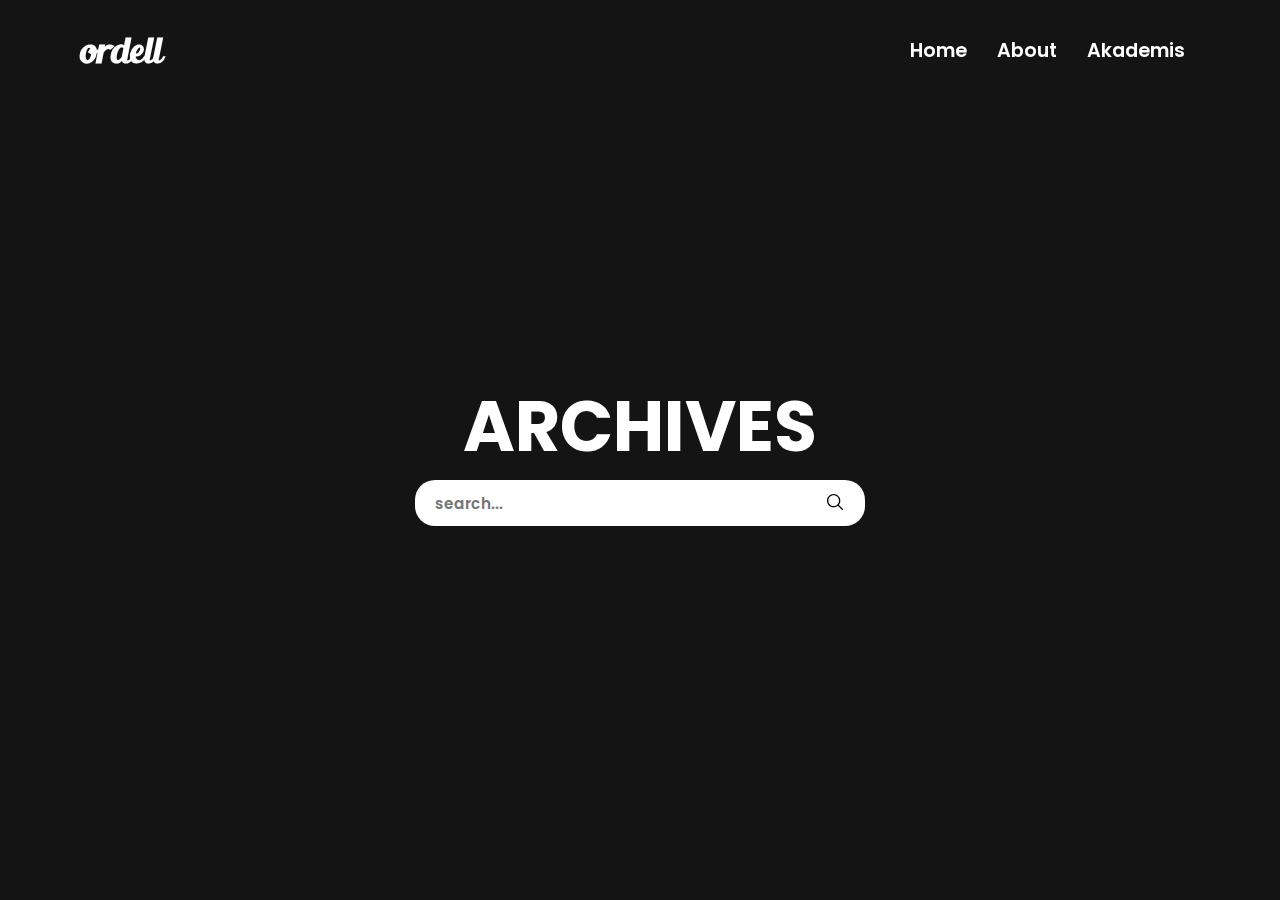
<file: index.html>
<!DOCTYPE html>
<html lang="en">
<head>
    <script src="https://ajax.googleapis.com/ajax/libs/jquery/3.6.4/jquery.min.js"></script>
    <meta charset="UTF-8">
    <meta name="viewport" content="width=device-width, initial-scale=1.0">
    <link rel="stylesheet" href="style.css">
    <link rel="stylesheet" href="body.css">
    <link href='https://fonts.googleapis.com/css?family=Leckerli One' rel='stylesheet'>
    <title>Ordell Archive</title>
</head>
<body>
    <header>
        <div class="content">
            <div class="Logo">
                <a href="#">ordell</a>
            </div>
            <ul>
                <li><a href="#">Home</a></li>
                <li><a href="#">About</a></li>
                <li><a href="#">Akademis</a></li>
            </ul>
        </div>
    </header>

    <div class="home">
        <div class="group">
            <div class="title">
                <h1>archives</h1>
            </div>
            <main class="searchContainer" id="searchContainer">
                <form autocomplete="off" method="get" class="search-bar" id="search-bar" onsubmit=get_action(this)>
                    <input type="text" name="" placeholder="search..." id="searchInput" class="search-input">  
                    <button class="searchButton"><img src="resources/image/searchButton.svg" alt="search"></button>     
                </form>
                <nav class="search-results" id="searchResults">
                    <!-- <ul class="results-list">
                        <li class="content">rom hack</li>
                        <li class="content">pokemon</li>
                        <li class="content">download</li>
                        <li class="content">ordell</li>
                        <li class="content">website</li>
                        <li class="content">how to download</li>
                    </ul> -->
                </nav>
            </main>
        </div>
    </div>

    <script src="main.js"></script>
    <script type="text/javascript">
        function get_action(form) {
            form.action = 'https://ordellarchive.site/article-model/' + String(document.getElementById("searchInput").value).toLowerCase() + ".html";
        }
    </script>
</body>
</html
</file>
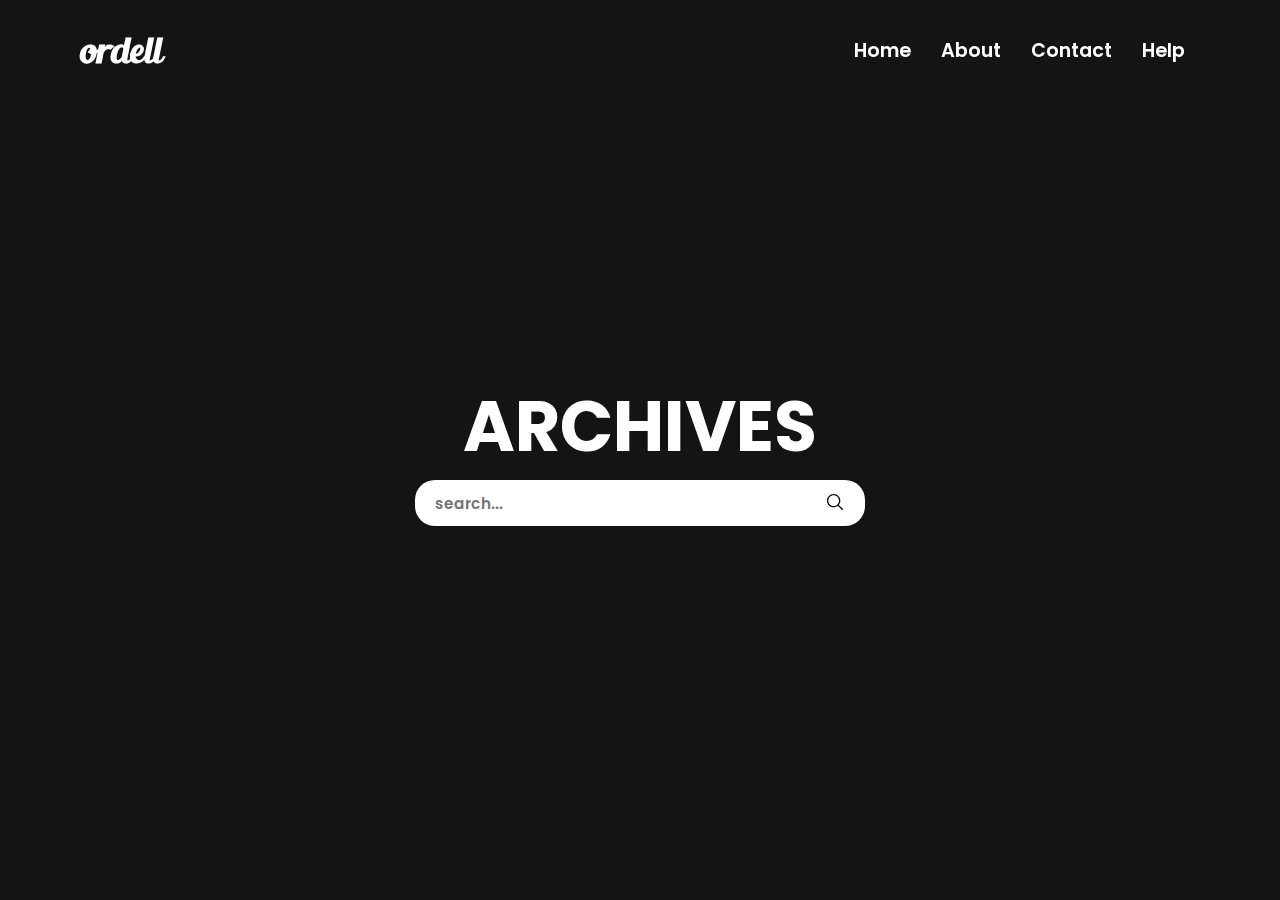
<file: main.html>
<!DOCTYPE html>
<html lang="en">
<head>
    <script src="https://ajax.googleapis.com/ajax/libs/jquery/3.6.4/jquery.min.js"></script>
    <meta charset="UTF-8">
    <meta name="viewport" content="width=device-width, initial-scale=1.0">
    <link rel="stylesheet" href="style.css">
    <link rel="stylesheet" href="body.css">
    <link href='https://fonts.googleapis.com/css?family=Leckerli One' rel='stylesheet'>
    <title>Ordell Archive</title>
</head>
<body>
    <header>
        <div class="content">
            <div class="Logo">
                <a href="#">ordell</a>
            </div>
            <ul>
                <li><a href="#">Home</a></li>
                <li><a href="#">About</a></li>
                <li><a href="#">Contact</a></li>
                <li><a href="#">Help</a></li>
            </ul>
        </div>
    </header>

    <div class="home">
        <div class="group">
            <div class="title">
                <h1>archives</h1>
            </div>
            <main class="searchContainer" id="searchContainer">
                <form autocomplete="off" method="get" class="search-bar" id="search-bar" onsubmit=get_action(this)>
                    <input type="text" name="" placeholder="search..." id="searchInput" class="search-input">  
                    <button class="searchButton"><img src="resources/image/searchButton.svg" alt="search"></button>     
                </form>
                <nav class="search-results" id="searchResults">
                    <!-- <ul class="results-list">
                        <li class="content">rom hack</li>
                        <li class="content">pokemon</li>
                        <li class="content">download</li>
                        <li class="content">ordell</li>
                        <li class="content">website</li>
                        <li class="content">how to download</li>
                    </ul> -->
                </nav>
            </main>
        </div>
    </div>

    <script src="main.js"></script>
    <script type="text/javascript">
        function get_action(form) {
            form.action = 'http://127.0.0.1:5500/Ordell%20Archive/article-model/' + document.getElementById("searchInput").value + ".html";
        }
    </script>
</body>
</html
</file>
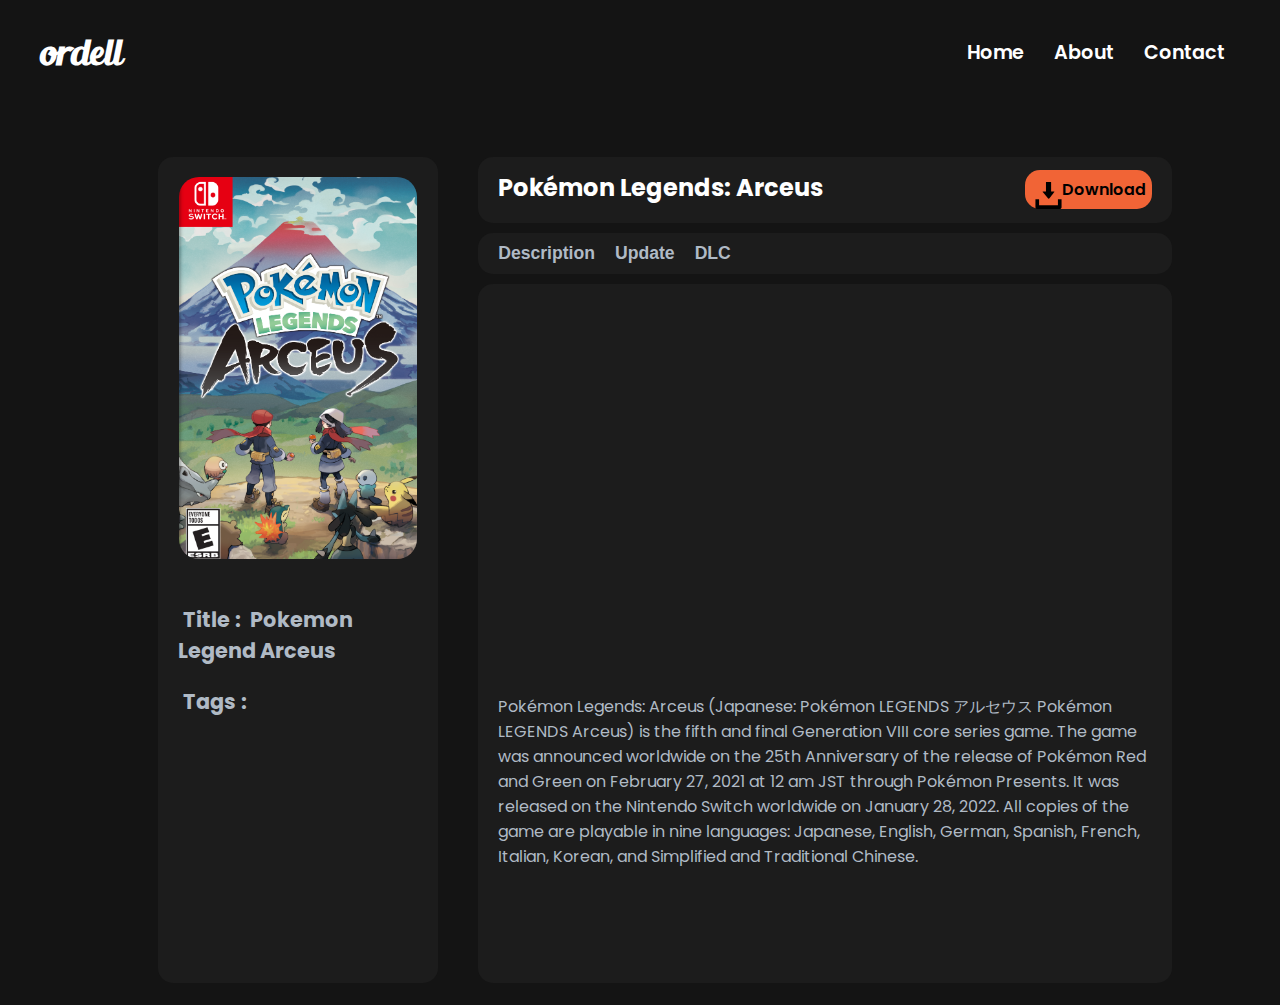
<file: article-model/pokemon legend arceus.html>
<!DOCTYPE html>
<html lang="en">
<head>
    <meta charset="UTF-8">
    <meta name="viewport" content="width=device-width, initial-scale=1.0">
    <title>Pokémon Legends: Arceus</title>
    <link rel="stylesheet" href="css/header.css">
    <link rel="stylesheet" href="css/content.css">
    <link rel="stylesheet" href="css/article.css">
</head>
<body>
    <header class="mainHeader">
        <div class="content">
            <div class="Logo">
                <a href="#">ordell</a>
            </div>
            <ul>
                <li><a href="#">Home</a></li>
                <li><a href="#">About</a></li>
                <li><a href="#">Contact</a></li>
            </ul>
        </div>
    </header>
    
    <article>
            <!-- <div class="banner">
                <img src="" alt="">
            </div> -->
        <main>
            <div class="content">
                <div class="box box1">
                    <div class="imageFrame">
                        <img src="../resources/image/boxart/Legends_Arceus_EN_boxart.png" alt="legend arceus">
                    </div>
                    <section class="group">
                        <div class="group-type Title"><span>Title<span>:</span><span>Pokemon Legend Arceus</span></div>
                        <div class="group-type Tags"><span>Tags<span>:</span></span></div>
                    </section>
                </div>
                <div class="box article">
                    <header class="heading">
                        <div class="container"> 
                            <h1>Pokémon Legends: Arceus</h1>
                            <button>
                                <img src="../resources/image/downloadLogo.svg" alt="">
                                <span>Download</span>
                            </button>
                        </div>
                    </header>
                    <nav class="tabs">
                        <div class="tabsNavigation">
                            <ul>
                                <li class="desc"><button>Description</button></li>
                                <li class="afterDesc"><button>Update</button></li>
                                <li class="afterDesc"><button>DLC</button></li>
                            </ul>
                        </div>
                    </nav>
                    <section id="Description">
                        <div class="carousel-container">
                            <div class="carousel">
                                <div class="image"><iframe src="https://www.youtube.com/embed/SbIA8FKhwl0" frameborder="0"></iframe></div>
                                <!-- <div class="image image-1"><img src="../resources/image/dcb496d7cf954c7eb51ab2e5d0c27918fb7f055e50f4e902135bd4a70a44b491.avif" alt=""></div> -->
                            </div>
                        </div>
                        <p>Pokémon Legends: Arceus (Japanese: Pokémon LEGENDS アルセウス Pokémon LEGENDS Arceus) is the fifth and final Generation VIII core series game.                            The game was announced worldwide on the 25th Anniversary of the release of Pokémon Red and Green on February 27, 2021 at 12 am JST through Pokémon Presents. It was released on the Nintendo Switch worldwide on January 28, 2022. All copies of the game are playable in nine languages: Japanese, English, German, Spanish, French, Italian, Korean, and Simplified and Traditional Chinese.</p>
                   </section>
                </div>
            </div>
        </main>
    </article>
</body>
</html>
</file>
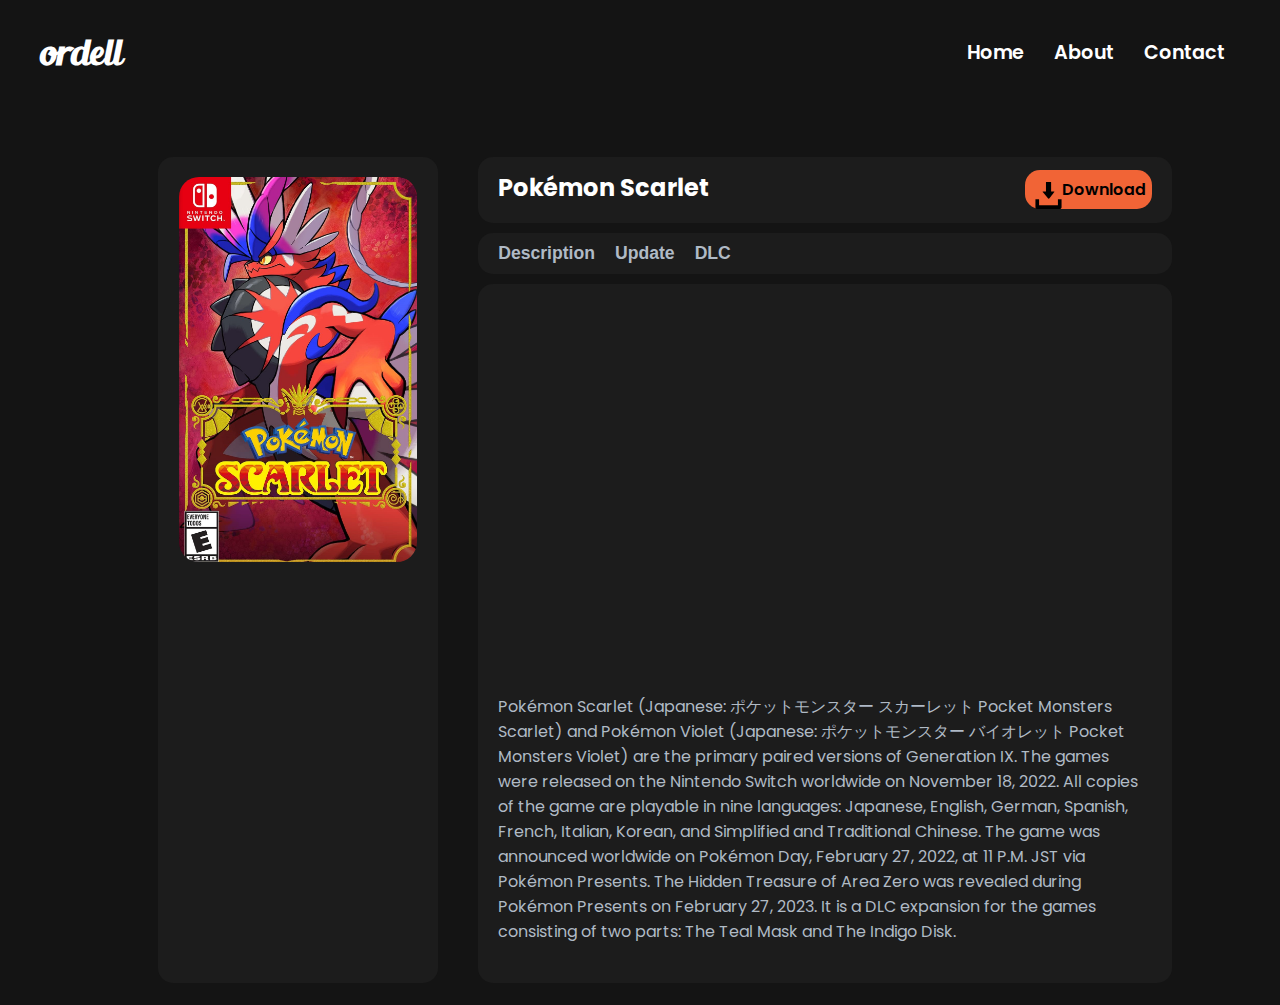
<file: article-model/pokemon scarlet.html>
<!DOCTYPE html>
<html lang="en">
<head>
    <meta charset="UTF-8">
    <meta name="viewport" content="width=device-width, initial-scale=1.0">
    <title>Pokémon Scarlet</title>
    <link rel="stylesheet" href="css/header.css">
    <link rel="stylesheet" href="css/content.css">
    <link rel="stylesheet" href="css/article.css">
</head>
<body>
    <header class="mainHeader">
        <div class="content">
            <div class="Logo">
                <a href="#">ordell</a>
            </div>
            <ul>
                <li><a href="#">Home</a></li>
                <li><a href="#">About</a></li>
                <li><a href="#">Contact</a></li>
            </ul>
        </div>
    </header>
    
    <article>
            <!-- <div class="banner">
                <img src="" alt="">
            </div> -->
        <main>
            <div class="content">
                <div class="box box1">
                    <div class="imageFrame">
                        <img src="../resources/image/boxart/pokemon-scarlet.jpg" alt="legend arceus">
                    </div>
                    <!-- <section class="group">
                        <div class="group-type Category"><span>Developer</span></div>
                        <div class="group-type"><span>Publisher</span></div>
                        <div class="group-type"><span>Platform</span></div>
                        <div class="group-type"><span>Mode</span></div>
                    </section> -->
                </div>
                <div class="box article">
                    <header class="heading">
                        <div class="container"> 
                            <h1>Pokémon Scarlet</h1>
                            <button>
                                <img src="../resources/image/downloadLogo.svg" alt="">
                                <span>Download</span>
                            </button>
                        </div>
                    </header>
                    <nav class="tabs">
                        <div class="tabsNavigation">
                            <ul>
                                <li class="desc"><button>Description</button></li>
                                <li class="afterDesc"><button>Update</button></li>
                                <li class="afterDesc"><button>DLC</button></li>
                            </ul>
                        </div>
                    </nav>
                    <section id="Description">
                        <div class="carousel-container">
                            <div class="carousel">
                                <div class="image"><iframe src="https://www.youtube.com/embed/1OsAunHsY48" frameborder="0"></iframe></div>
                                <!-- <div class="image image-1"><img src="../resources/image/dcb496d7cf954c7eb51ab2e5d0c27918fb7f055e50f4e902135bd4a70a44b491.avif" alt=""></div> -->
                            </div>
                        </div>
                        <p>Pokémon Scarlet (Japanese: ポケットモンスター スカーレット Pocket Monsters Scarlet) and Pokémon Violet (Japanese: ポケットモンスター バイオレット Pocket Monsters Violet) are the primary paired versions of Generation IX. The games were released on the Nintendo Switch worldwide on November 18, 2022. All copies of the game are playable in nine languages: Japanese, English, German, Spanish, French, Italian, Korean, and Simplified and Traditional Chinese.

                            The game was announced worldwide on Pokémon Day, February 27, 2022, at 11 P.M. JST via Pokémon Presents.
                            
                            The Hidden Treasure of Area Zero was revealed during Pokémon Presents on February 27, 2023. It is a DLC expansion for the games consisting of two parts: The Teal Mask and The Indigo Disk.</p>
                   </section>
                </div>
            </div>
        </main>
    </article>
</body>
</html>
</file>
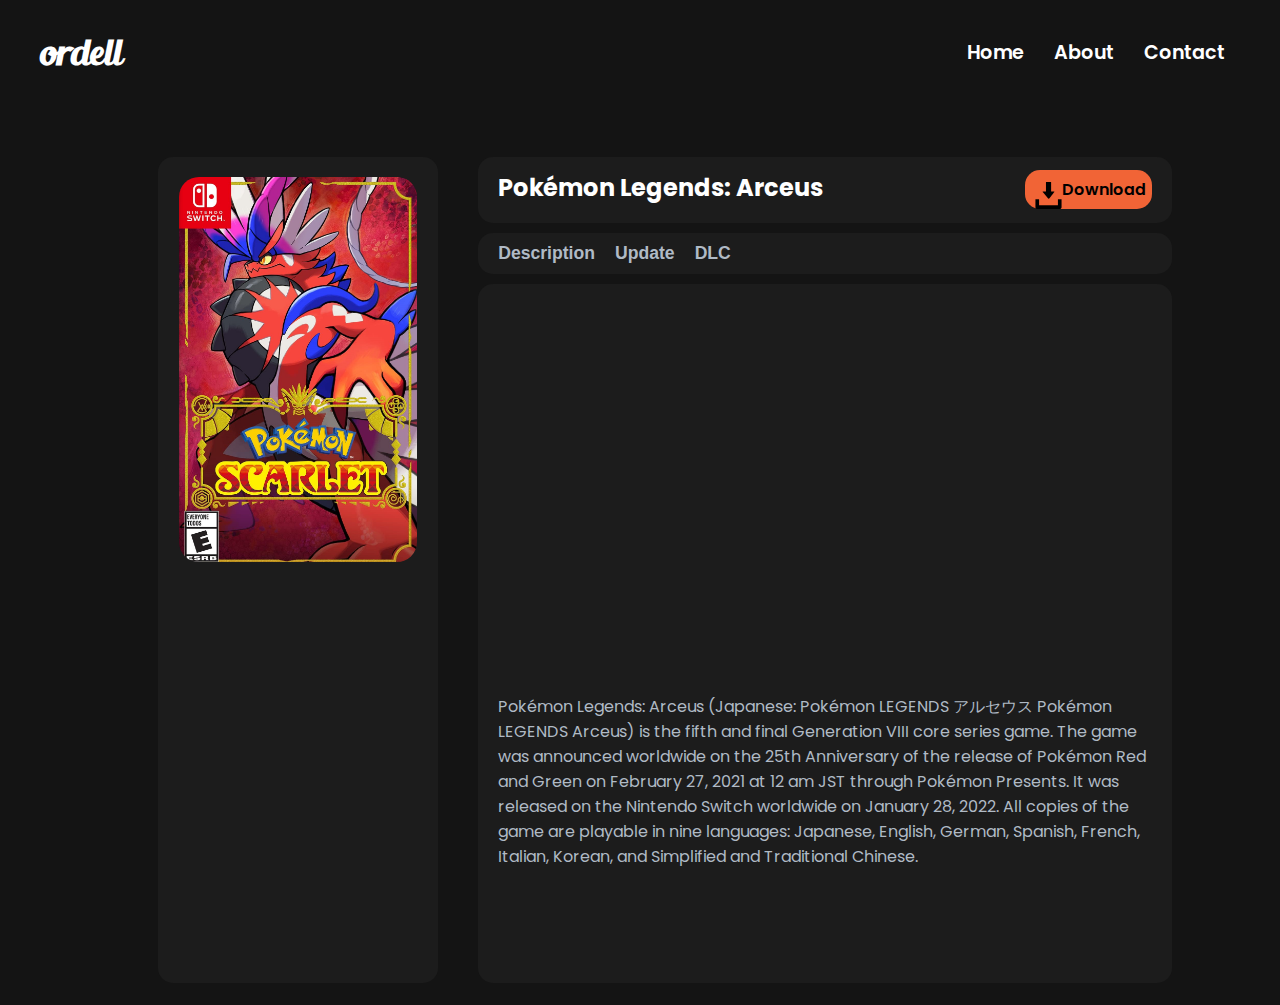
<file: article-model/pokemon violet.html>
<!DOCTYPE html>
<html lang="en">
<head>
    <meta charset="UTF-8">
    <meta name="viewport" content="width=device-width, initial-scale=1.0">
    <title>Pokémon Legends: Arceus</title>
    <link rel="stylesheet" href="css/header.css">
    <link rel="stylesheet" href="css/content.css">
    <link rel="stylesheet" href="css/article.css">
</head>
<body>
    <header class="mainHeader">
        <div class="content">
            <div class="Logo">
                <a href="#">ordell</a>
            </div>
            <ul>
                <li><a href="#">Home</a></li>
                <li><a href="#">About</a></li>
                <li><a href="#">Contact</a></li>
            </ul>
        </div>
    </header>
    
    <article>
            <!-- <div class="banner">
                <img src="" alt="">
            </div> -->
        <main>
            <div class="content">
                <div class="box box1">
                    <div class="imageFrame">
                        <img src="../resources/image/boxart/pokemon-scarlet.jpg" alt="legend arceus">
                    </div>
                    <!-- <section class="group">
                        <div class="group-type Category"><span>Developer</span></div>
                        <div class="group-type"><span>Publisher</span></div>
                        <div class="group-type"><span>Platform</span></div>
                        <div class="group-type"><span>Mode</span></div>
                    </section> -->
                </div>
                <div class="box article">
                    <header class="heading">
                        <div class="container"> 
                            <h1>Pokémon Legends: Arceus</h1>
                            <button>
                                <img src="../resources/image/downloadLogo.svg" alt="">
                                <span>Download</span>
                            </button>
                        </div>
                    </header>
                    <nav class="tabs">
                        <div class="tabsNavigation">
                            <ul>
                                <li class="desc"><button>Description</button></li>
                                <li class="afterDesc"><button>Update</button></li>
                                <li class="afterDesc"><button>DLC</button></li>
                            </ul>
                        </div>
                    </nav>
                    <section id="Description">
                        <div class="carousel-container">
                            <div class="carousel">
                                <div class="image"><iframe src="https://www.youtube.com/embed/SbIA8FKhwl0" frameborder="0"></iframe></div>
                                <!-- <div class="image image-1"><img src="../resources/image/dcb496d7cf954c7eb51ab2e5d0c27918fb7f055e50f4e902135bd4a70a44b491.avif" alt=""></div> -->
                            </div>
                        </div>
                        <p>Pokémon Legends: Arceus (Japanese: Pokémon LEGENDS アルセウス Pokémon LEGENDS Arceus) is the fifth and final Generation VIII core series game.                            The game was announced worldwide on the 25th Anniversary of the release of Pokémon Red and Green on February 27, 2021 at 12 am JST through Pokémon Presents. It was released on the Nintendo Switch worldwide on January 28, 2022. All copies of the game are playable in nine languages: Japanese, English, German, Spanish, French, Italian, Korean, and Simplified and Traditional Chinese.</p>
                   </section>
                </div>
            </div>
        </main>
    </article>
</body>
</html>
</file>
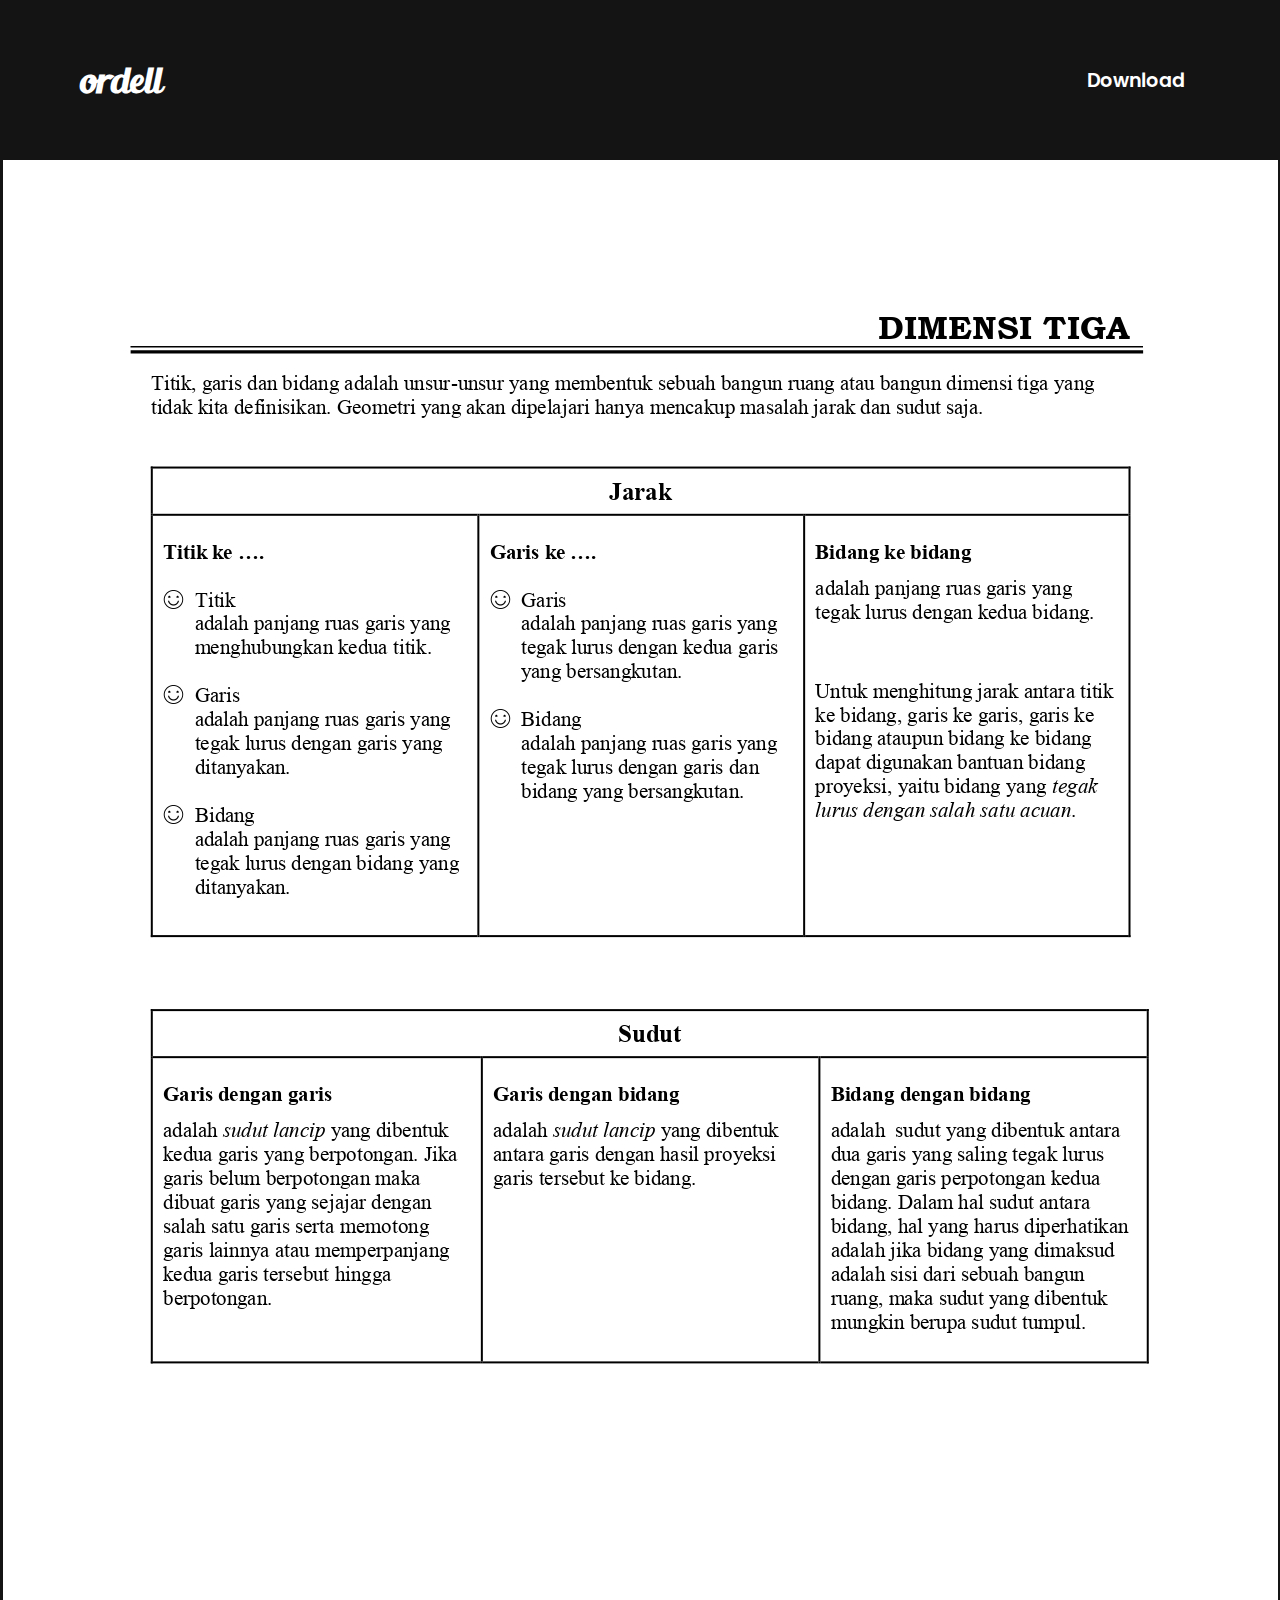
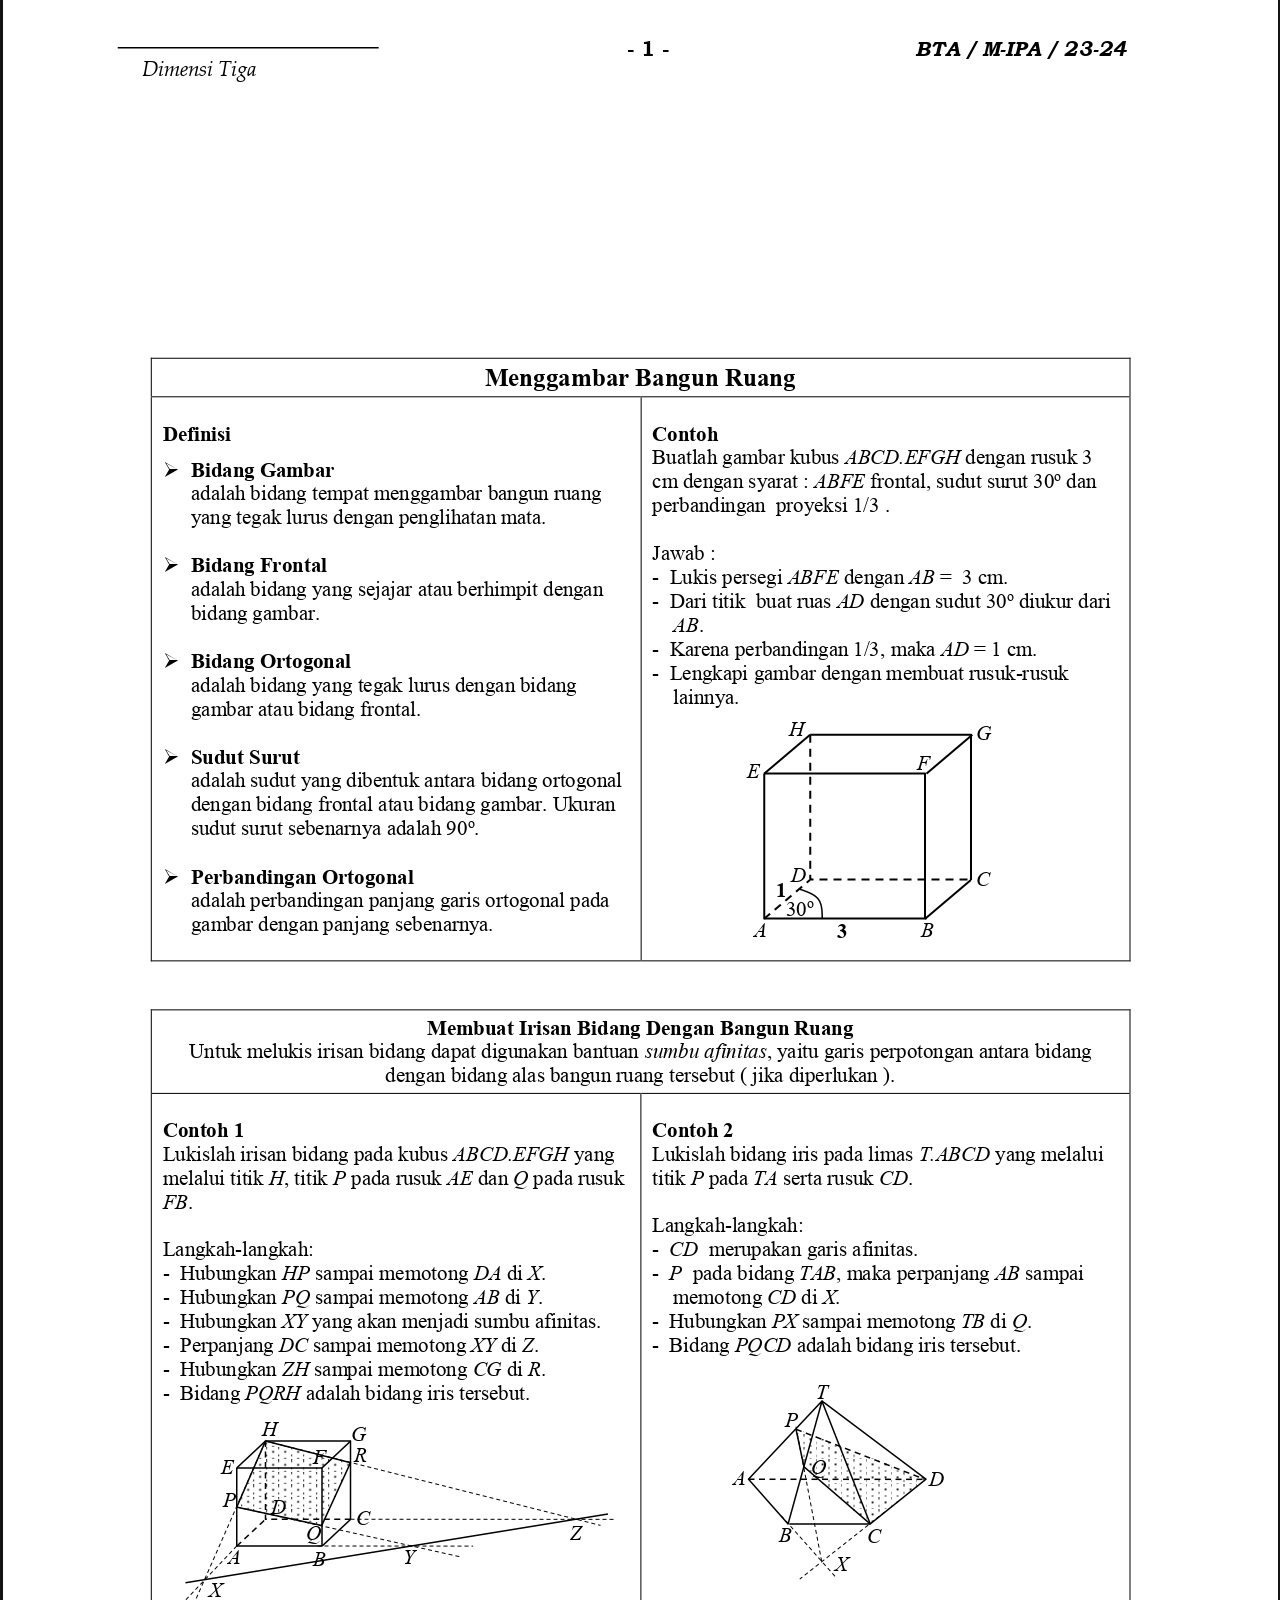
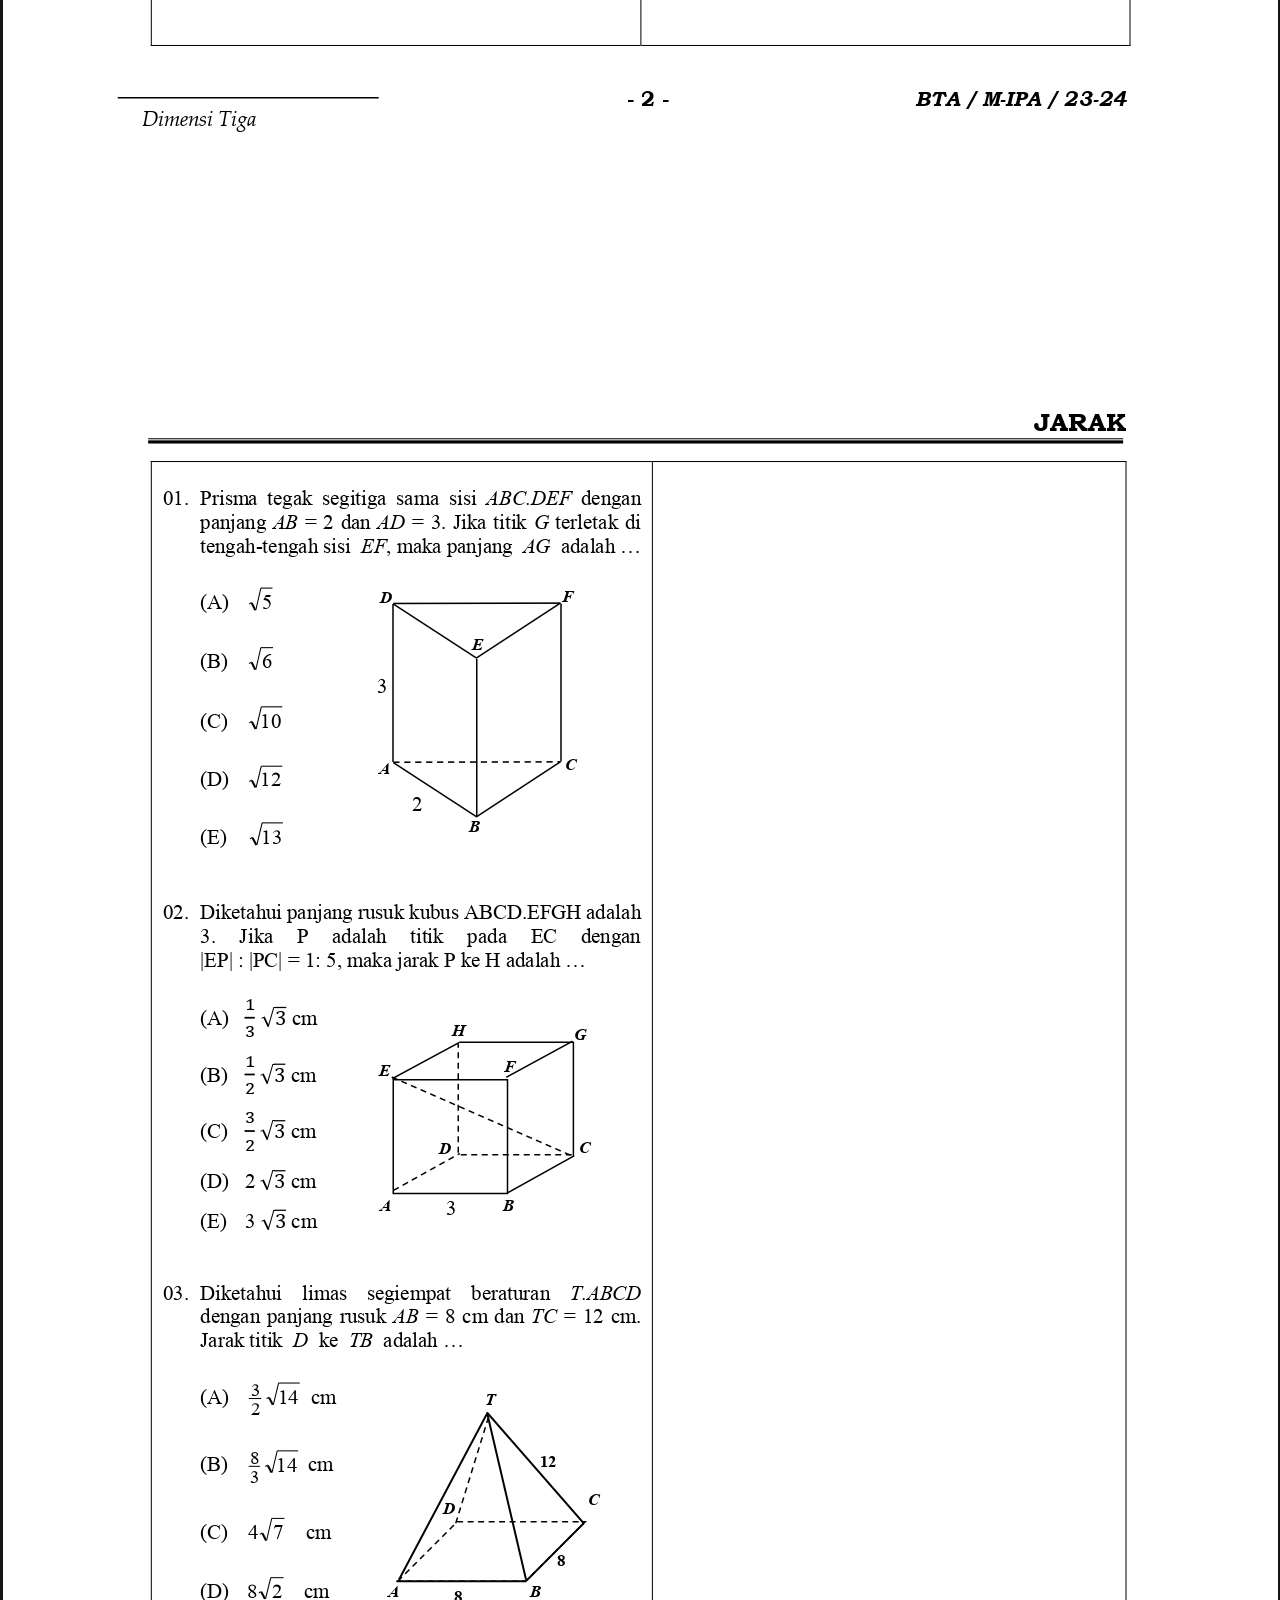
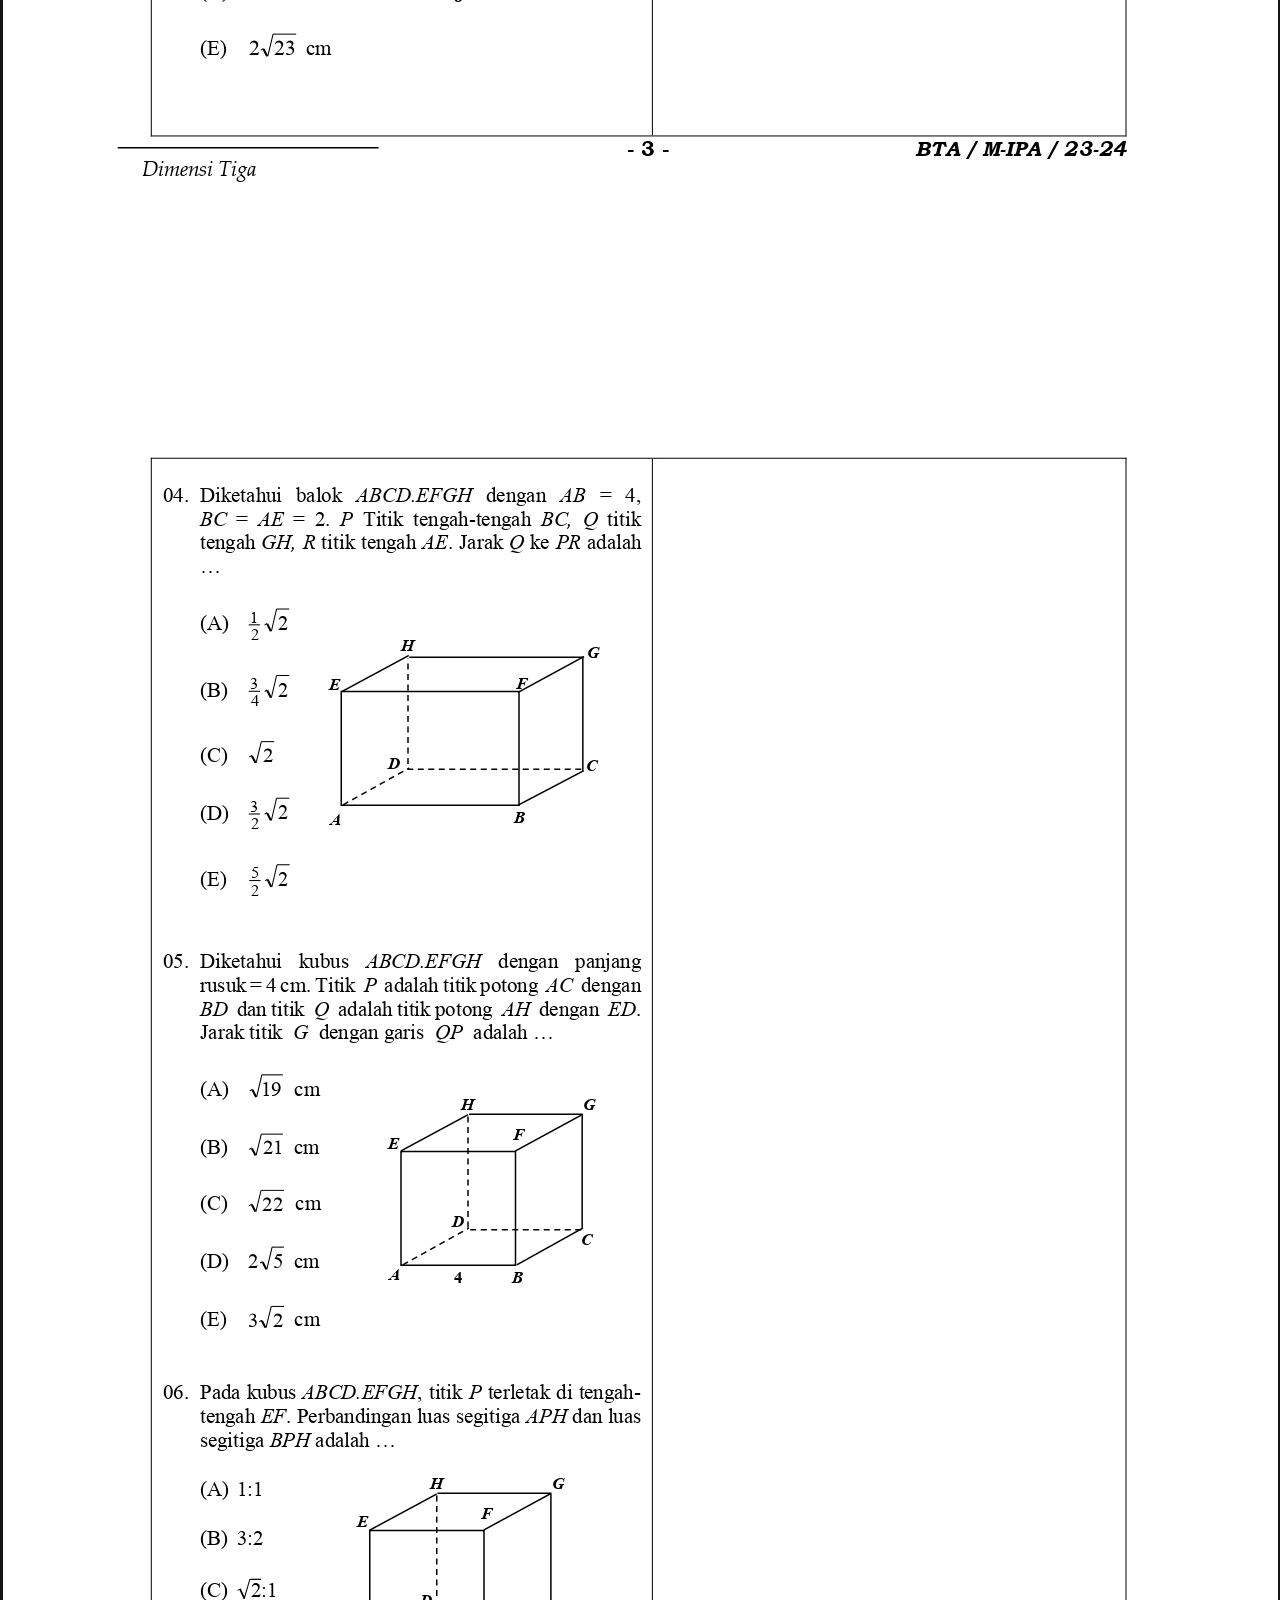
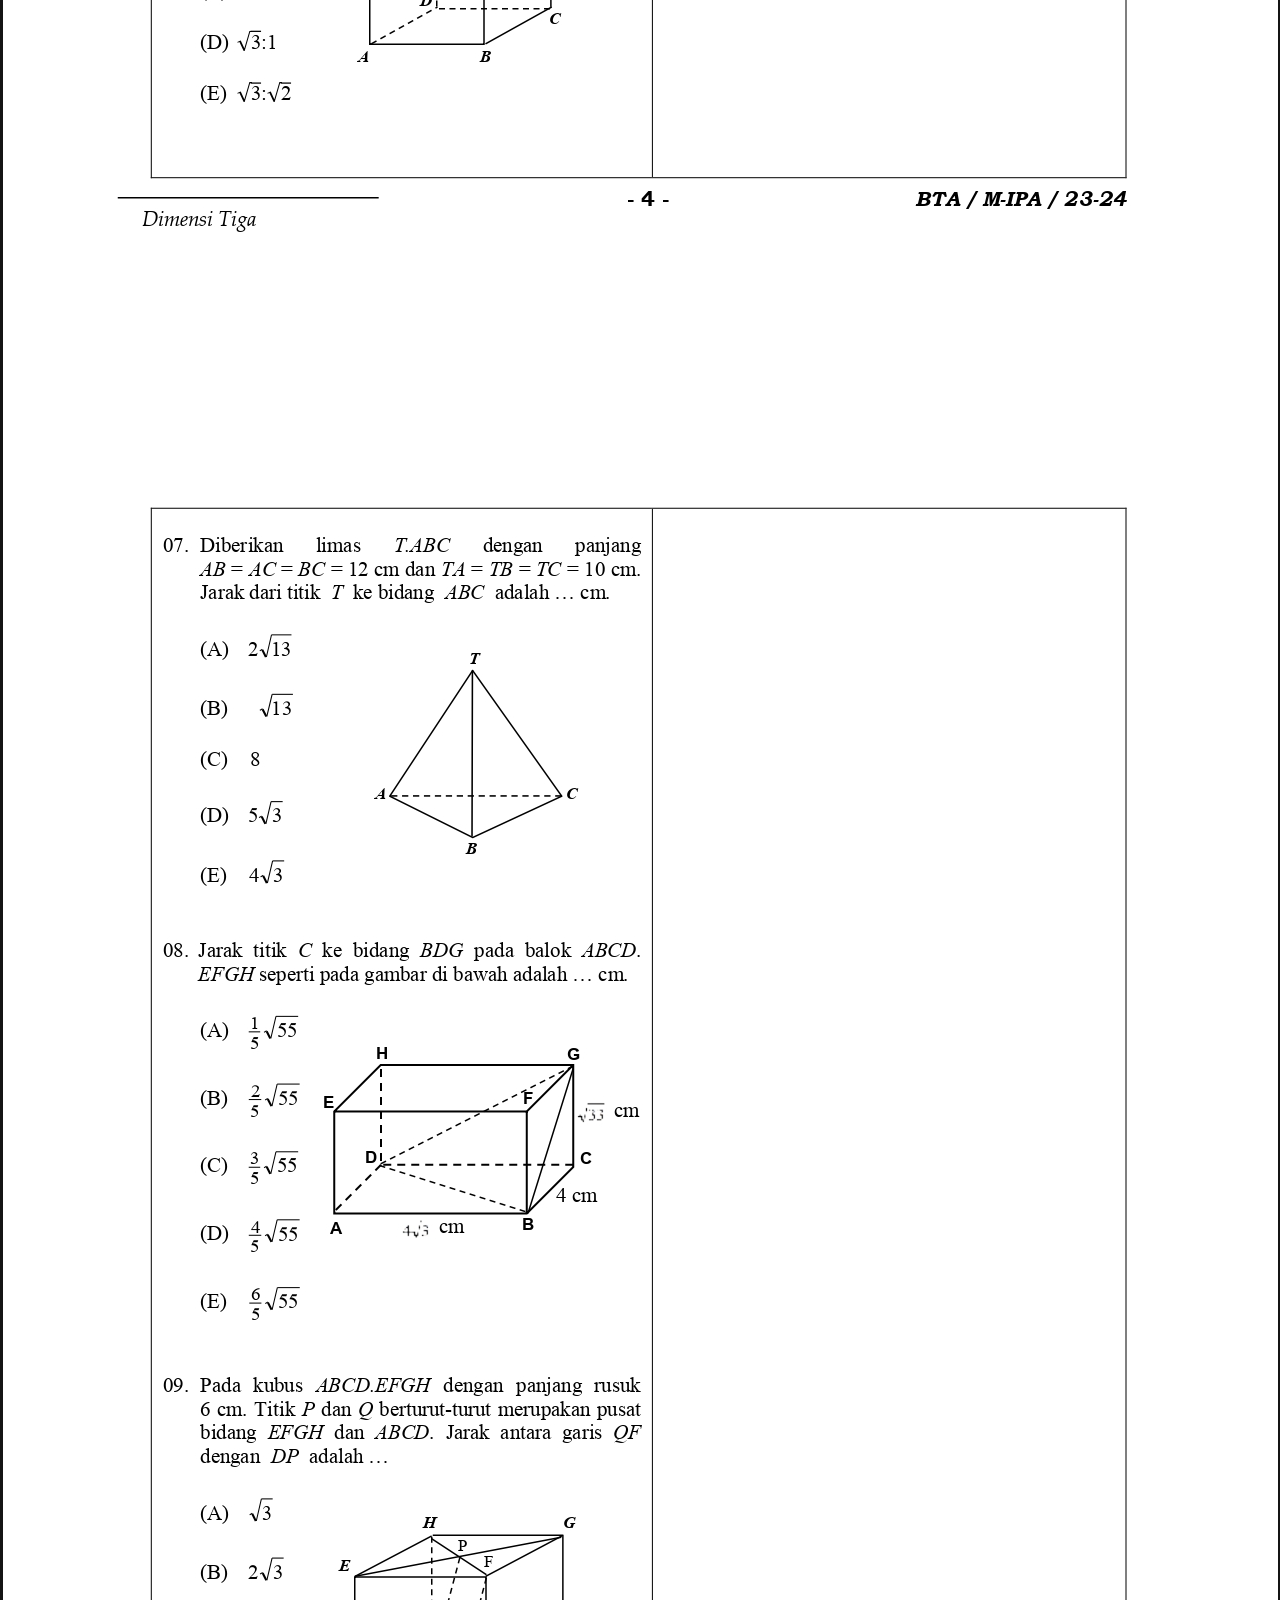
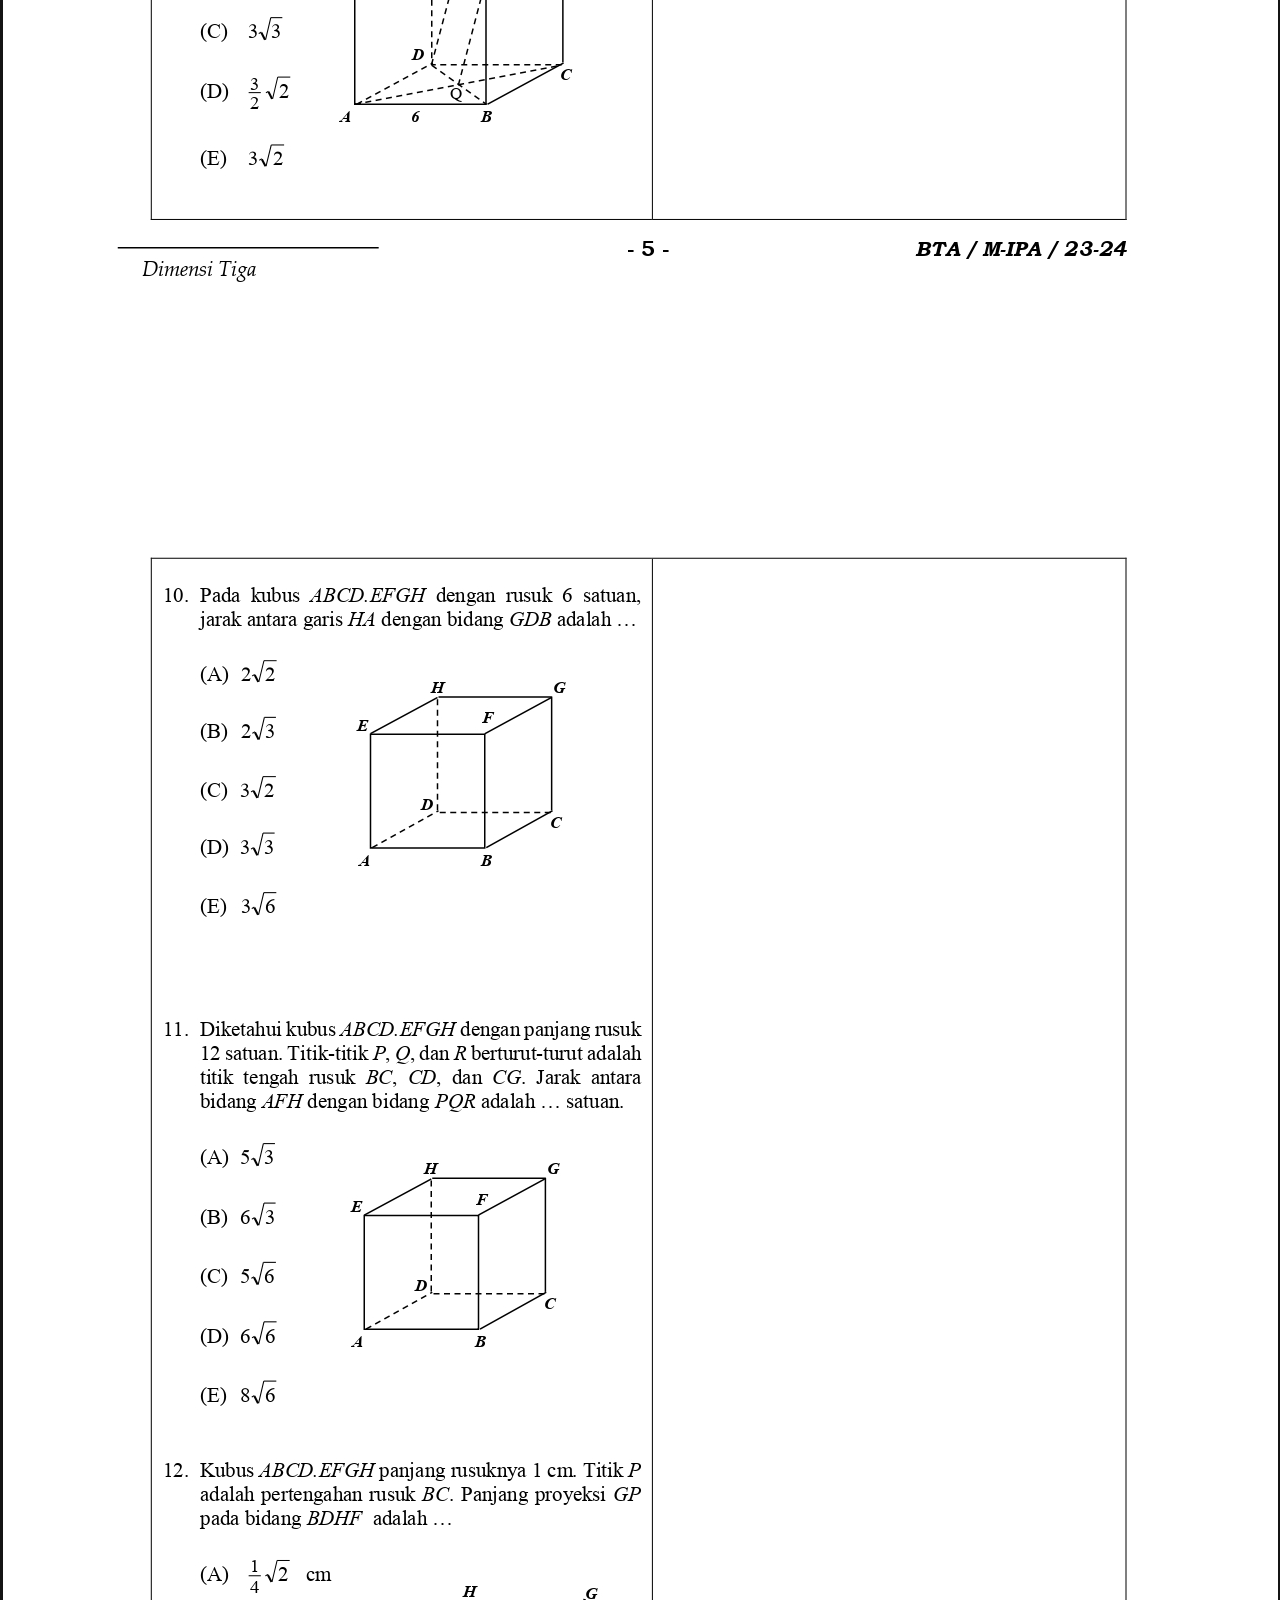
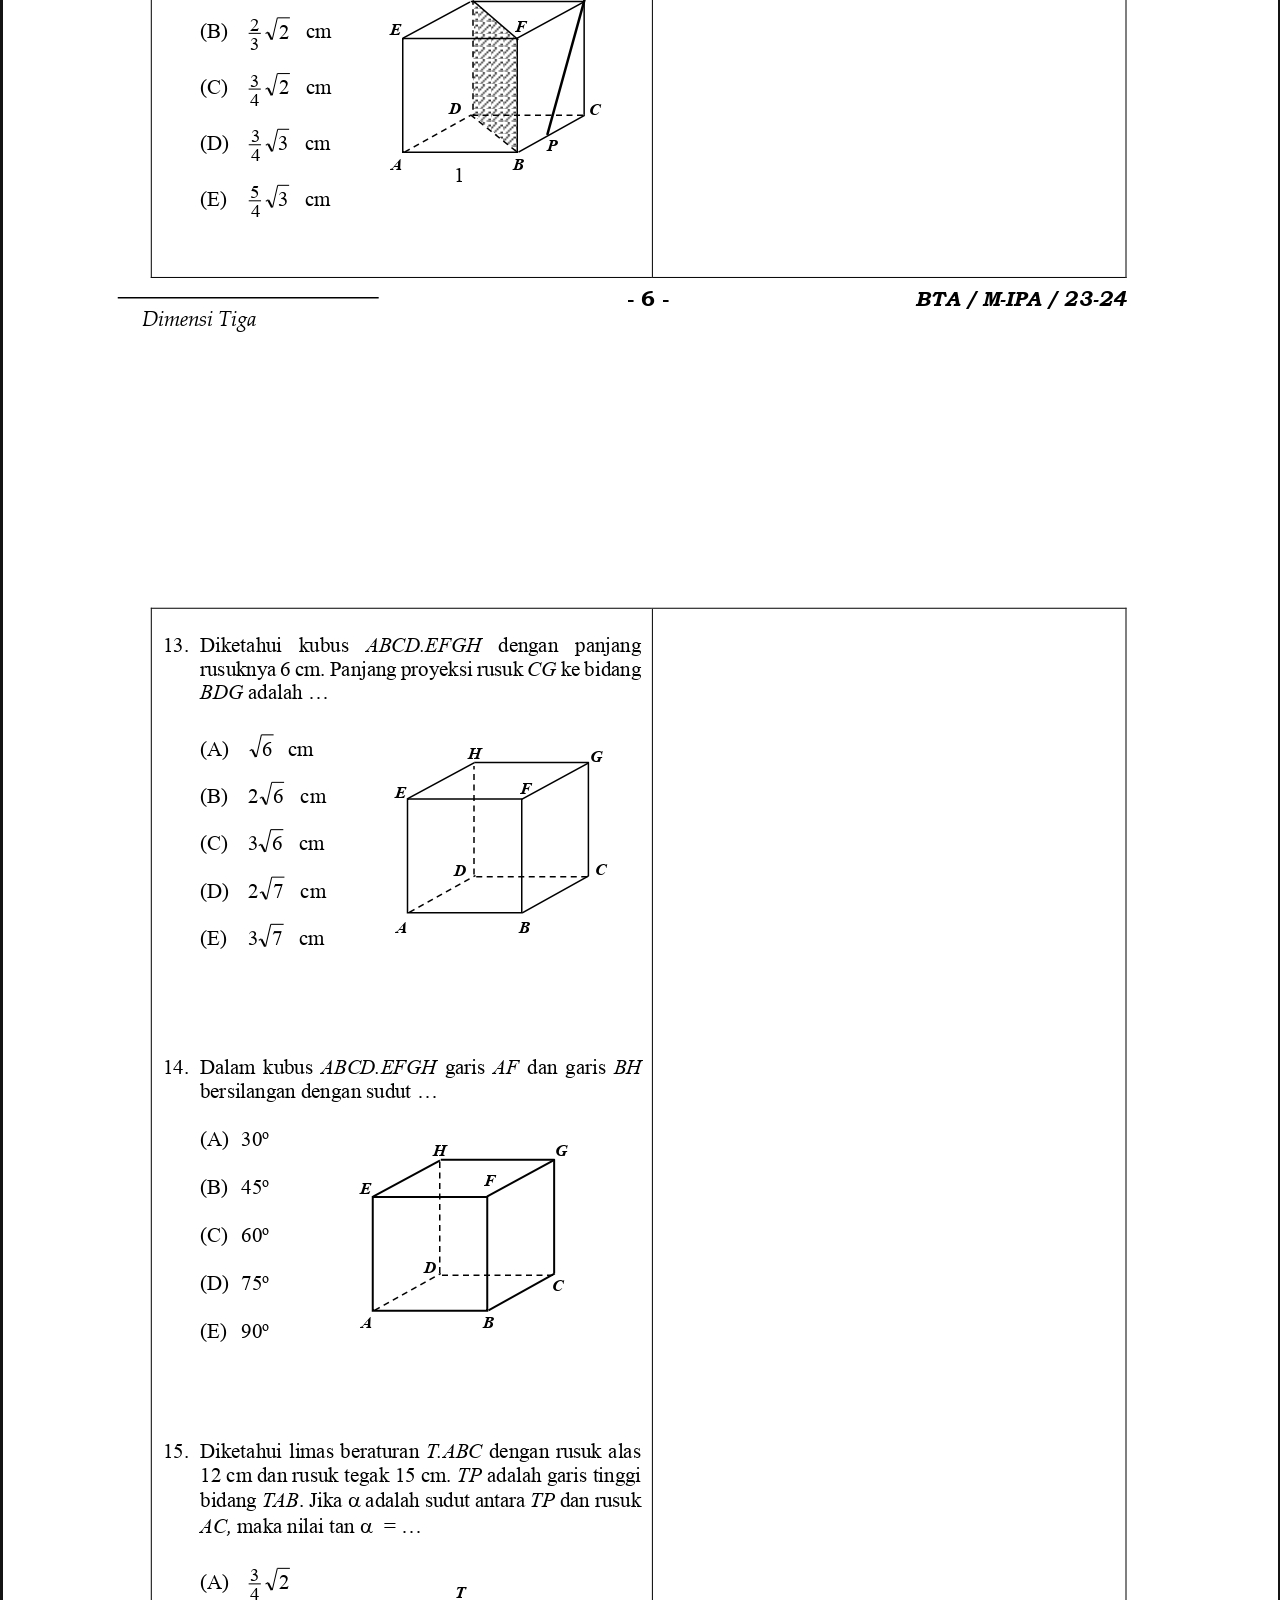
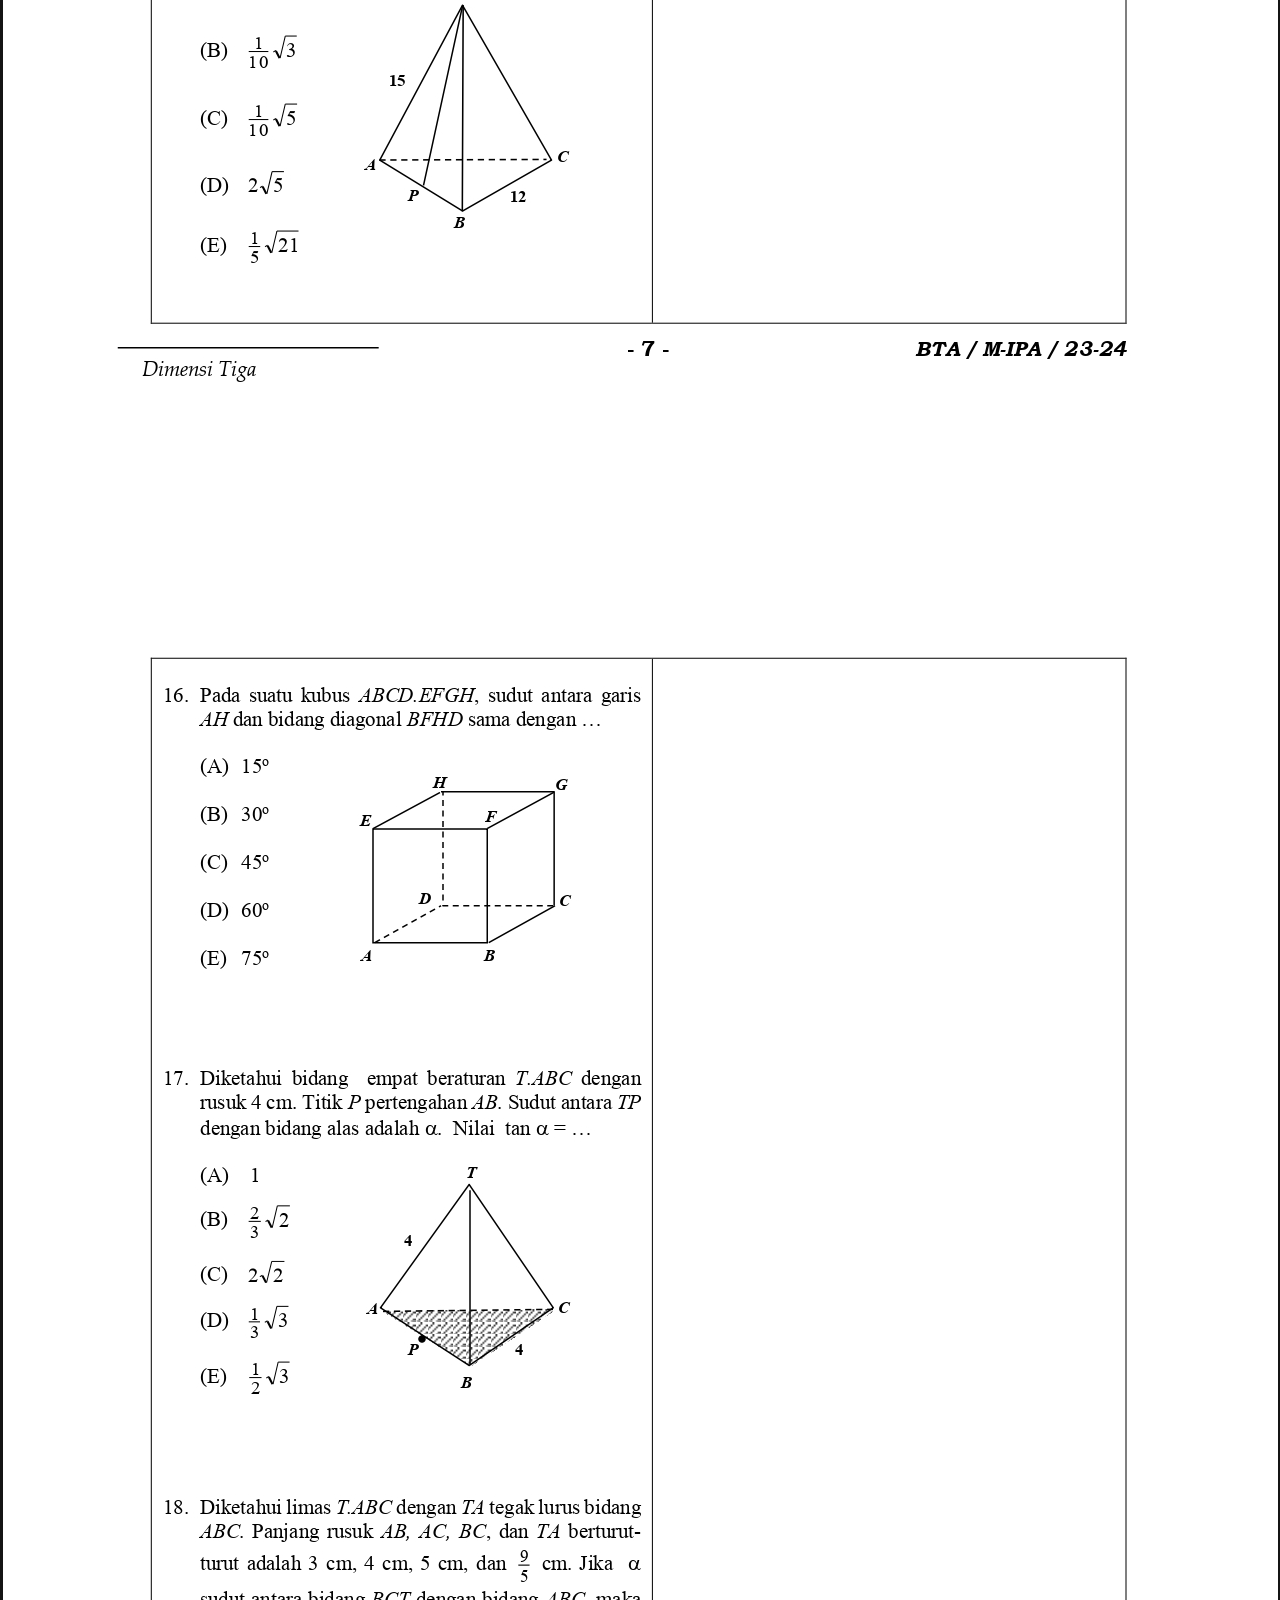
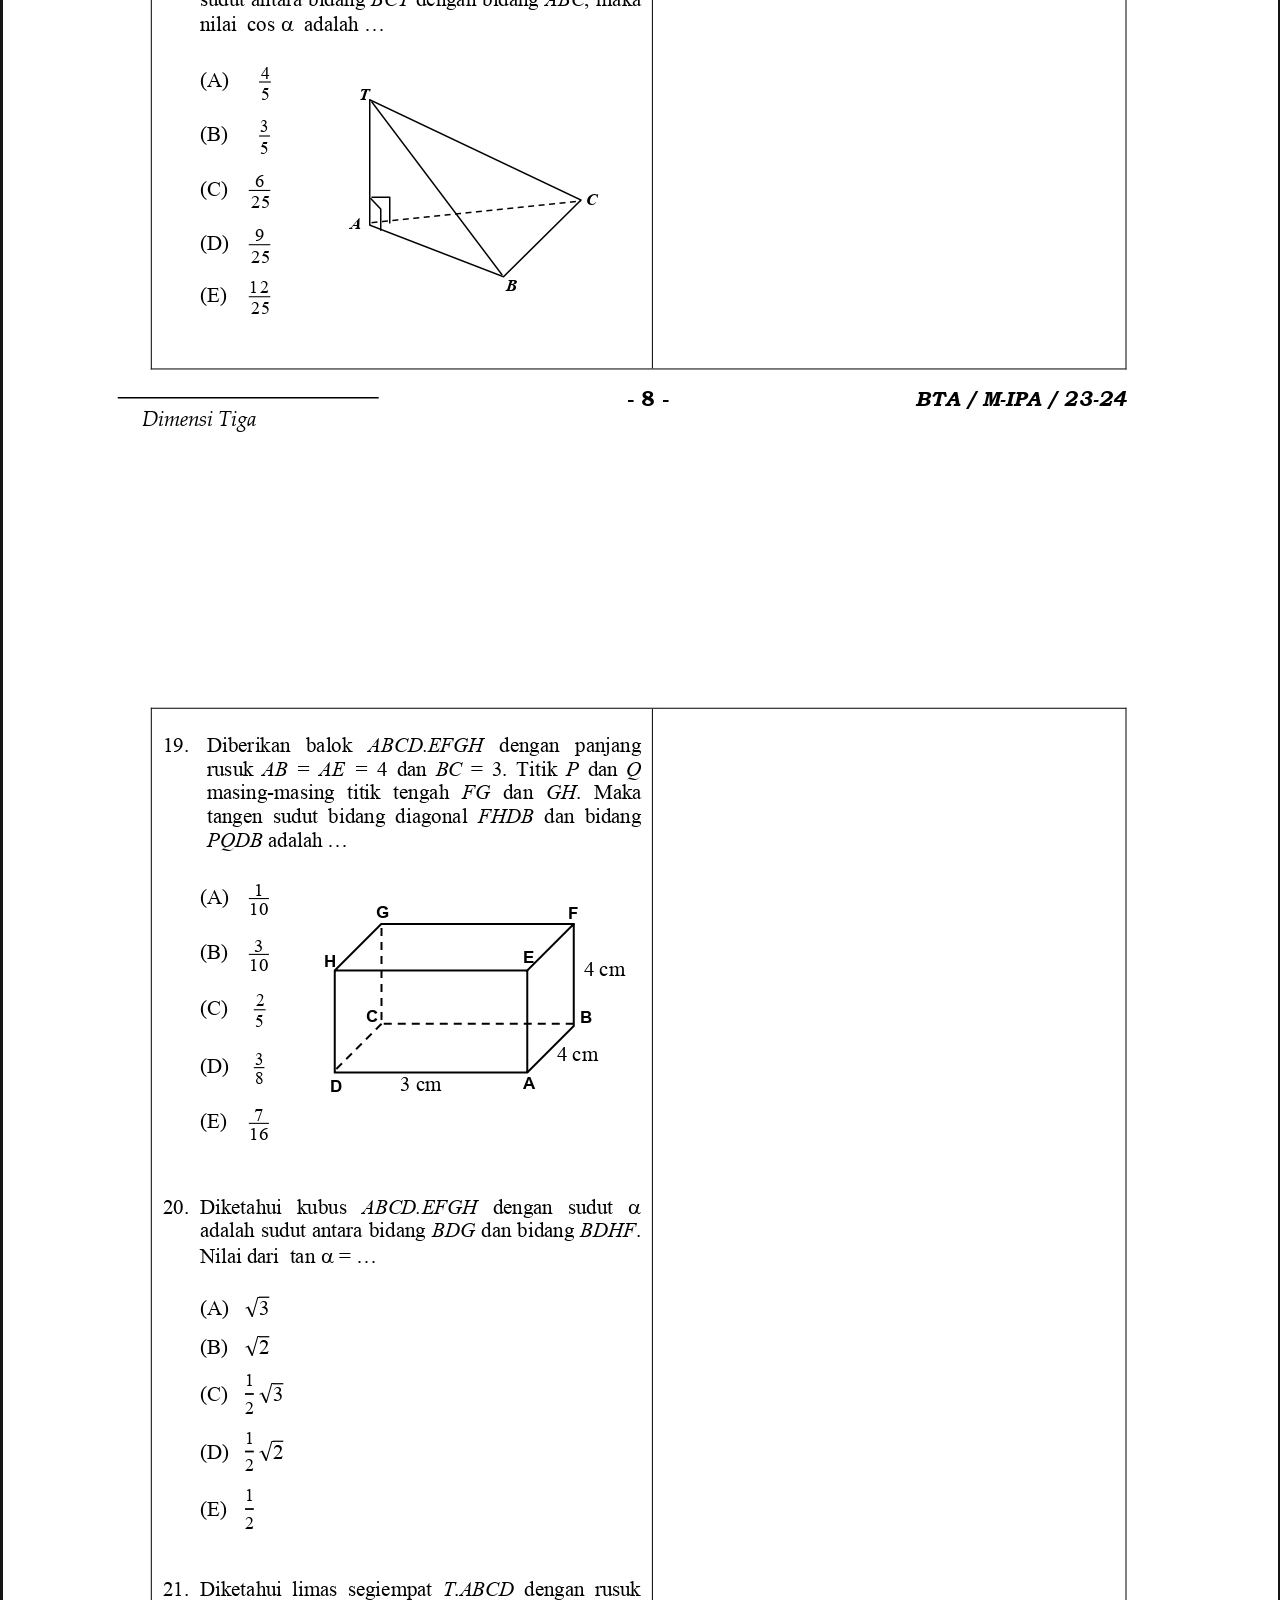
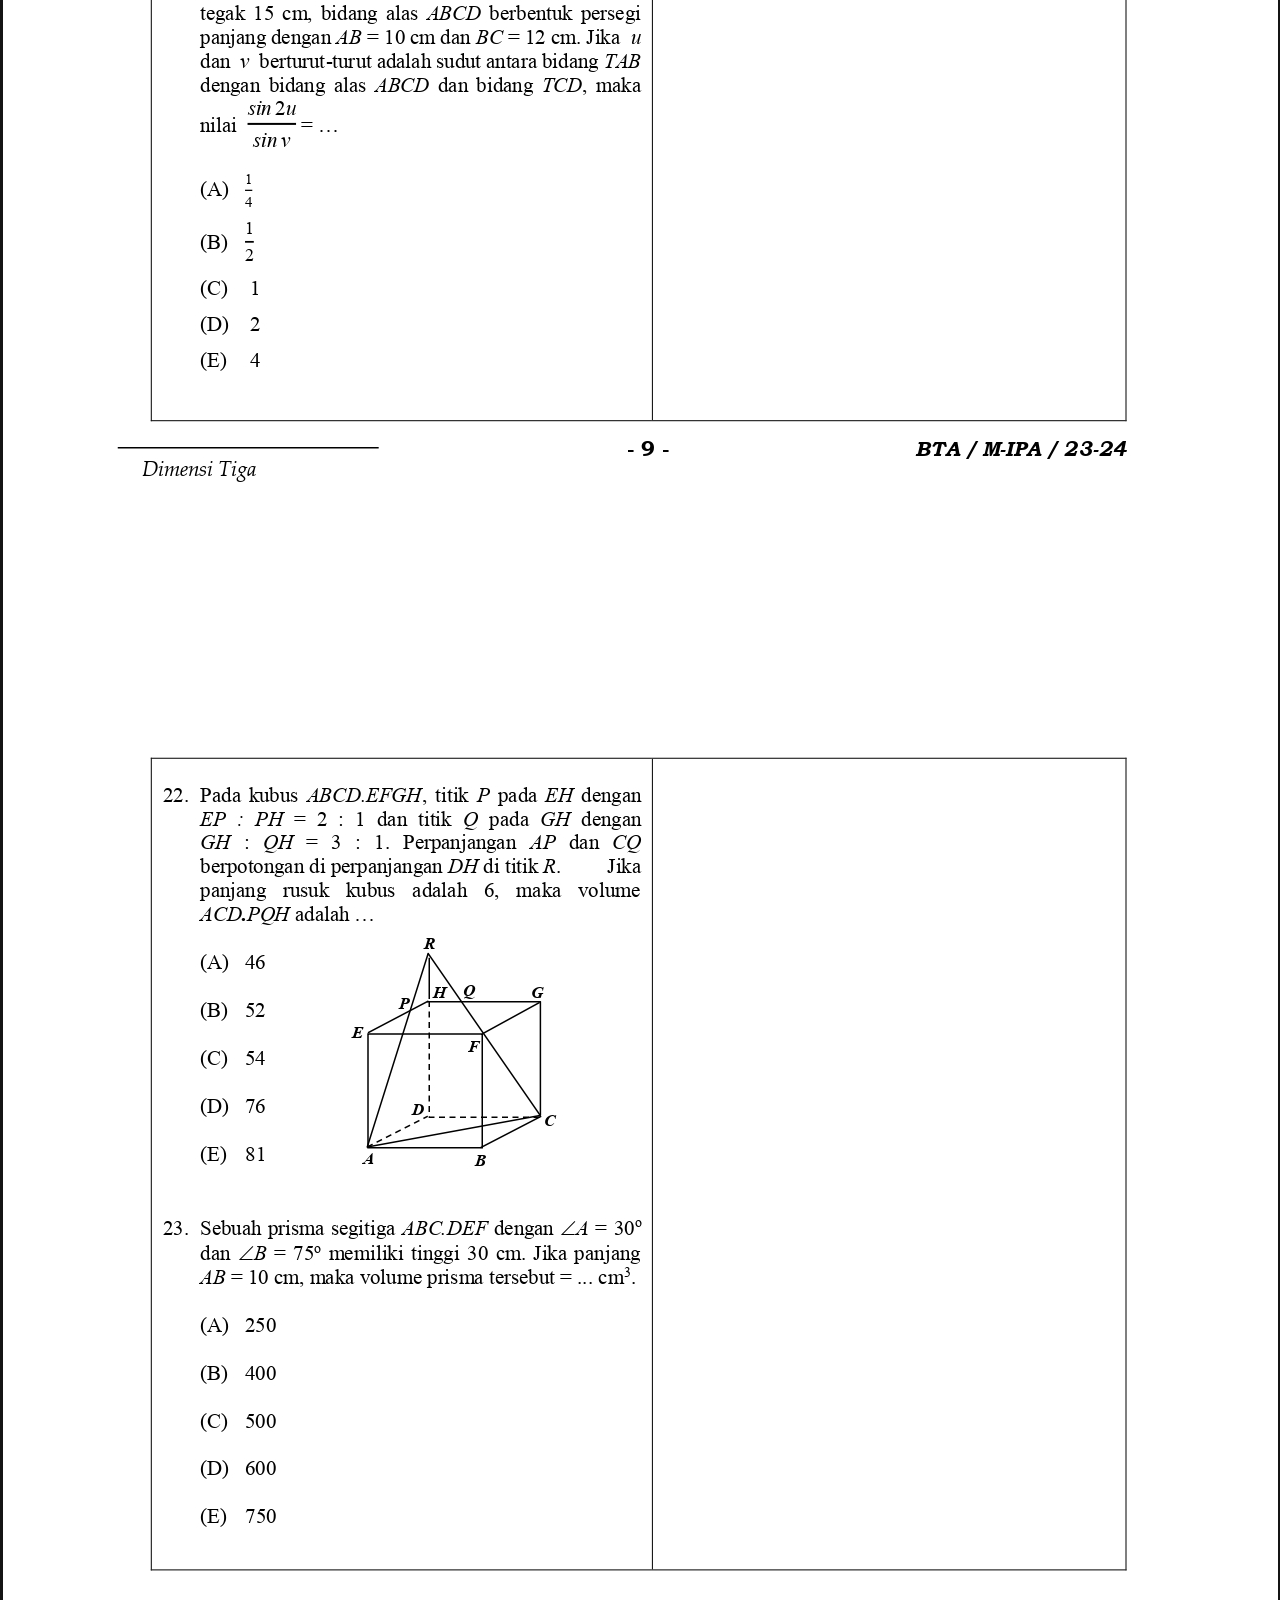
<file: article-model/soal bta pk & pm bab 1.html>
<!DOCTYPE html>
<html lang="en">
<head>
    <meta charset="UTF-8">
    <meta name="viewport" content="width=device-width, initial-scale=1.0">
    <title>Document</title>
    <link rel="stylesheet" href="css soal/templatesoal.css">
</head>
<body> 
    <header>
        <div class="content">
            <div class="Logo">
                <a href="#">ordell</a>
            </div>
            <ul>
                <li><a href="#">Download</a></li>
            </ul>
        </div>
    </header>
    
    <main id="container">
        <div class="placeholder">
            <div class="imagePlaceholder">
                <img src="../resources/image/image soal/SOAL BTA PK & PM BAB 1/BAB 1 MAT IPA- DIMENSI TIGA_page-0001.jpg" alt="Soal BTA PK & PM bab 1">
                <img src="../resources/image/image soal/SOAL BTA PK & PM BAB 1/BAB 1 MAT IPA- DIMENSI TIGA_page-0002.jpg" alt="Soal BTA PK & PM bab 1">
                <img src="../resources/image/image soal/SOAL BTA PK & PM BAB 1/BAB 1 MAT IPA- DIMENSI TIGA_page-0003.jpg" alt="Soal BTA PK & PM bab 1">
                <img src="../resources/image/image soal/SOAL BTA PK & PM BAB 1/BAB 1 MAT IPA- DIMENSI TIGA_page-0004.jpg" alt="Soal BTA PK & PM bab 1">
                <img src="../resources/image/image soal/SOAL BTA PK & PM BAB 1/BAB 1 MAT IPA- DIMENSI TIGA_page-0005.jpg" alt="Soal BTA PK & PM bab 1">
                <img src="../resources/image/image soal/SOAL BTA PK & PM BAB 1/BAB 1 MAT IPA- DIMENSI TIGA_page-0006.jpg" alt="Soal BTA PK & PM bab 1">
                <img src="../resources/image/image soal/SOAL BTA PK & PM BAB 1/BAB 1 MAT IPA- DIMENSI TIGA_page-0007.jpg" alt="Soal BTA PK & PM bab 1">
                <img src="../resources/image/image soal/SOAL BTA PK & PM BAB 1/BAB 1 MAT IPA- DIMENSI TIGA_page-0008.jpg" alt="Soal BTA PK & PM bab 1">
                <img src="../resources/image/image soal/SOAL BTA PK & PM BAB 1/BAB 1 MAT IPA- DIMENSI TIGA_page-0009.jpg" alt="Soal BTA PK & PM bab 1">
                <img src="../resources/image/image soal/SOAL BTA PK & PM BAB 1/BAB 1 MAT IPA- DIMENSI TIGA_page-0010.jpg" alt="Soal BTA PK & PM bab 1">
            </div>
        </div>
    </main>
   
    <script src="../javascript/headerToggle.js"></script>
</body>
</html>
</file>
<file: style.css>
@import url('https://fonts.googleapis.com/css?family=Poppins:300,400,500,600,700,800,900%display=swap');
*{
    margin: 0px;
    padding: 0px;
}
@font-face {
    font-family: "logo-font";
    src: url(resources/font/Blenda\ Script.otf);
}
body{
    font-family: "logo-font";
    background-color: #141414;
}
header{
    display: inline-block;
    color: white;
    background-color: transparent   ;
    width: 100%;
    position: fixed;
}
header .content{
    padding: 30px;
    padding-inline: clamp(1rem, 7.5vw, 5rem);
    height: 100px;
    display: flex;
    justify-content: space-between;
    align-items: center;
}
header .content a {
    text-decoration: none;
    color: white;
}
header .content  ul
{
    list-style: none;
    display: flex;
}
header .content ul li
{
    margin-inline: 15px;
}
header .content ul li a
{
    font-family: 'Poppins';
    font-size: 1.2em;
    font-weight: 600;
    transition: 0.5s
    ;
}
header .content ul li a:hover
{
    transition: 0.5s;
    text-shadow: 0 0 8px white;
}
header .content .Logo
{
    font-size: 2.2em;
    font-weight: 700;
    transition: 0.5s;
}
header .content .Logo:hover
{
    transition: 0.5s;
    text-shadow: 0 0 6px white;
}
</file>
<file: body.css>
@import url('https://fonts.googleapis.com/css?family=Poppins:300,400,500,600,700,800,900%display=swap');
*{
    margin: 0px;
    padding: 0px;
    box-sizing: border-box;
}
@font-face {
    font-family: "logo-font";
    src: url(resources/font/Blenda\ Script.otf);
}
.home
{
    min-height: 100vh;
    display: flex;
    align-items: center;
    justify-content: center;
}
.group{
    display: flex;
    align-items: center;
    flex-direction: column;
    color: white;
    width: clamp(40px, 87%, 470px);
}
.title
{
    font-size: clamp(1rem, 7.5vw, 2.2rem);
}
.title h1
{
    transition: 1s;
    font-family: "Poppins";
    font-weight: 700;
    text-transform: uppercase;
}
.title h1:hover
{
    transition: 1s;
    text-shadow: 0 0 8px white;
    cursor: pointer;
}

/* SEARCH BAR */
.searchContainer
{
    font-family: 'Poppins';
    font-weight: 700;
    width: 100%;
    max-width: 450px;
    background-color: white;
    display: flex;
    align-items: center;
    flex-direction: column;
    /* padding: 5px 15px; */
    border-radius: 20px;
    margin-inline: 10px;
    transition: 0.8s;
    /* margin-top: 5px; */
}
.searchContainer:focus-within {
    font-family: 'Poppins';
    font-weight: 700;
    width: 100%;
    max-width: 550px;
    background-color: white;
    display: flex;
    align-items: center;
    flex-direction: column;
    border-radius: 20px;
    margin-inline: 10px;
    height: 100%;
    transition: 0.8s;
    /* margin-top: 5px ; */
}
.search-bar
{
    display: flex;
    justify-content: space-around;
    align-items: center;
    height: 35px;
    width: 100%;
    /* padding-inline: 20px; */
    padding: 23px 20px 23px 20px;
}
.search-bar input
{
    width: 400px;
    transition: 0.8s;
}
.search-bar input:focus
{
    transition: 0.8s;
    width: 500px;
}
.search-bar button
{
    border: none;
}
#searchInput
{
    font-family: "Poppins";
    font-size: 0.95em;
    font-weight: 600;
    border: none;
    background-color: white;

}
#searchInput:focus
{
    outline: none;
}
.search-bar .searchButton
{
    border: none;
    background-color: transparent;
    /* background-color: red; */

}
.search-bar .searchButton:hover
{
    cursor: pointer;
}

/* SEARCH RESULT */
.search-results
{
    display: flex;
    flex-direction: column;
    justify-content: space-around;
    width: 100%;
    color: black;
    font-weight: 600;
    /* margin-inline: 10px; */
}
.search-results ul
{
    border-top: 1px solid black;
    list-style: none;
    position: relative;
}
.search-results ul li
{   
    padding: 7px 20px 7px 20px;
    float: left;
    width: 100%;
}
.search-results ul li:hover
{
    border-bottom-left-radius: 20px;
    border-bottom-right-radius: 20px;
    background-color: #cccccc;
    cursor: pointer;
}
</file>
<file: article-model/css/header.css>
@import url('https://fonts.googleapis.com/css?family=Poppins:300,400,500,600,700,800,900%display=swap');
*{
    margin: 0px;
    padding: 0px;
}
@font-face {
    font-family: "logo-font";
    src: url(../../resources/font/Blenda\ Script.otf);
}
body{
    font-family: "logo-font";
    background-color: #141414;
}
.mainHeader{
    display: inline-block;
    color: white;
    background-color: transparent   ;
    width: 100%;
    background-color: #141414;
}
.mainHeader .content{
    padding-inline: 40px;
    padding-top: 30px;
    padding-bottom: 30px;
    display: flex;
    justify-content: space-between;
    align-items: center;
}
.mainHeader .content a {
    text-decoration: none;
    color: white;
}
.mainHeader .content  ul
{
    list-style: none;
    display: flex;
}
.mainHeader .content ul li
{
    margin-inline: 15px;
}
.mainHeader .content ul li a
{
    font-family: 'Poppins';
    font-size: 1.2em;
    font-weight: 600;
    transition: 0.5s
    ;
}
.mainHeader .content ul li a:hover
{
    transition: 0.5s;
    text-shadow: 0 0 8px white;
}
.mainHeader .content .Logo
{
    font-size: 2.2em;
    font-weight: 700;
    transition: 0.5s;
}
.mainHeader .content .Logo:hover
{
    transition: 0.5s;
    text-shadow: 0 0 6px white;
}
</file>
<file: article-model/css/content.css>
@import url('https://fonts.googleapis.com/css?family=Poppins:300,400,500,600,700,800,900%display=swap');
*{
    margin: 0px;
    padding: 0px;
}
@font-face {
    font-family: "logo-font";
    src: url(../../resources/font/Blenda\ Script.otf);
}
button:hover
{
    cursor: pointer;
}
article
{
    font-family: 'Poppins';
    color: white;
}
.banner
{
    background-color: cyan;
    width: 100%;
    height: 230px;
}
main
{
    margin-inline: 10%;
    display: flex;
    min-height: 100vh;
}
main .content {
    margin-top: 30px;
    display: flex;
    align-items: center;
    float: right;
    width: 100vw;
    border-radius: 30px;
}
.box
{
    background-color: white;
    width: 100px;
    height: 100px;
    margin-inline: 20px;
}
.box1
{
    border-radius: 15px;
    background-color: #1c1c1c;
    margin-left: 30px;
    height: 95%;
    width: 30%;
}
.box1 .imageFrame
{
    margin-top: 20px;
    width: 100%;
    display: flex;
    justify-content: center;
    align-items: center;
    background-color: transparent;
}
.box1 .imageFrame img
{
    border-radius: 20px;
    width: 85%;
}
.box1 .group
{
    /* background-color:red; */
    color: #b0bac5;
    font-weight: 700;
    font-size: 1.3em;
    display: flex;
    flex-direction: column;
    margin-top: 30px;
    width: 100%;
    height: 20%;
}
.box1 .group .group-type
{
    /* background-color: red; */
    margin-top: 15px;
    display: block;
    height: fit-content;
    padding-inline: 20px;
}
.box1 .group .Tags
{
    padding-top: 5px;
}
.box1 .group .group-type span 
{
    padding-inline: 5px;
}
</file>
<file: article-model/css/article.css>
@import url('https://fonts.googleapis.com/css?family=Poppins:300,400,500,600,700,800,900%display=swap');
*{
    margin: 0px;
    padding: 0px;
}
@font-face {
    font-family: "logo-font";
    src: url(../../resources/font/Blenda\ Script.otf);
}
button:hover
{
    cursor: pointer;
}
.article
{
    background-color: transparent;
    border-radius: 15px;
    width: 70%;
    height: 95%;
    display: flex;
    flex-direction: column;
    color: #b0bac5;
}
.article .heading
{
    display: flex;
    justify-content: center;
    flex-direction: column;
    padding-inline: 20px;
    border-radius: 15px;
    background-color: #1c1c1c;
    height: 80px;
    width: 100%;
}
.article .heading .container
{
    display: flex;
    justify-content: space-between;
    height: 60%;
    /* border-bottom: 1px solid white; */
}
.article .heading .container button
{
    transition: 0.5s;
    display: flex;
    justify-content: space-between;
    font-family: 'Poppins';
    padding-inline: 10px;
    padding-top: 12px;
    /* padding-bottom: 7px; */
    font-size: 1em;
    font-weight: 600;
    border-radius: 15px;
    border: none;
    height: 100%;
    width: 127px;
    background-color: #f16436;
}
.article .heading .container button:hover
{
    transition: 0.5s;
    background-color: #ff8438;
}
.article .heading .container button span
{
    line-height: 100%;
    display: inline-block;
    padding: 0;
    margin: 0;
}
.article .heading .container button svg
{
    margin-top: 10px;
}
.article .heading h1
{
    color: white;
    font-weight:700;
    font-size: 1.5em;
}
.article .tabs
{
    margin-top: 10px;
    display: flex;
    justify-content: center;
    flex-direction: column;
    padding-inline: 20px;
    border-radius: 15px;
    background-color: #1c1c1c;
    height: 50px;
    width: 100%;
}
.article .tabs .tabsNavigation
{
    display: flex;
}
.article .tabs .tabsNavigation ul
{
    list-style: none;
    display: flex;
}
.article .tabs .tabsNavigation ul .desc 
{
    margin-right: 10px;
}
.article .tabs .tabsNavigation ul .afterDesc
{
    margin-inline: 10px;
}
.article .tabs .tabsNavigation ul li button
{
    transition: 0.5s;
    border: none;
    background-color: transparent;
    color: #b0bac5;
    font-size: 1.1em;
    font-weight: 700;
}
.article .tabs .tabsNavigation ul li button:hover
{
    transition: 0.5s;
    color: white;
}
#Description
{
    padding: 10px;
    padding-inline: 20px;
    display: block;
    width: 100%;
    background-color: #1c1c1c;
    height: 100%;
    margin-top: 10px;
    border-radius: 15px;
}
#Description .video
{
    width: 100%;
    height: 40%;
    display: flex;
    justify-content: center;
}
#Description .video iframe
{
    width: 60%;
    height: 100%;
}
#Description .carousel-container
{
    display: flex;
    justify-content: center;
    align-items: center;
    /* background-color: gray; */
    width: 100%;
    height: 400px;
}
#Description .carousel-container .carousel
{
    background-color: transparent;
    height: 370px;
    width: 70%;
}
#Description .carousel-container .carousel .image
{
    height: 100%;
    width: 100%;
}
#Description .carousel-container .carousel .image iframe
{
    width: 100%;
    height: 100%;
}
</file>
<file: article-model/css soal/templatesoal.css>
@import url('https://fonts.googleapis.com/css?family=Poppins:300,400,500,600,700,800,900%display=swap');
*{
    margin: 0px;
    padding: 0px;
}
@font-face {
    font-family: "logo-font";
    src: url(../../resources/font/Blenda\ Script.otf);
}
body{
    font-family: "logo-font";
    background-color: #141414;
}
header{
    display: inline-block;
    color: white;
    background-color: #141414;
    width: 100%;
    position: fixed;
    transition: 1s;
    top: 0;
    left: 0;
}
header .content{
    padding: 30px;
    padding-inline: clamp(1rem, 7.5vw, 5rem);
    height: 100px;
    display: flex;
    justify-content: space-between;
    align-items: center;
    transition: 1s, 1s padding ease-in;
}
header .content a {
    text-decoration: none;
    color: white;
}
header .content  ul
{
    list-style: none;
    display: flex;
}
header .content ul li
{
    font-family: "Poppins";
    margin-inline: 15px;
}
header .content ul li a
{
    font-family: 'Poppins';
    font-size: 1.2em;
    font-weight: 600;
    transition: 0.5s
    ;
}
header .content ul li a:hover
{
    transition: 0.5s;
    text-shadow: 0 0 8px white;
}
header .content .Logo
{
    font-size: 2.2em;
    font-weight: 700;
    transition: 0.5s;
}
header .content .Logo:hover
{
    transition: 0.5s;
    text-shadow: 0 0 6px white;
}

header.second
{
    top: 0;
    left: 0;
    transition: 1s;
}
header.second .content
{
    height: 40px;
    transition: 1s;
}
header.second .content ul
{
    transition: 0.6s;
}
header.second .content ul li
{
    transition: 0.6s;
}


#container {
    min-height: 100vh;
    display: flex;
    align-items: center;
    flex-direction: column;
    width: 100vw;
    /* background-color: yellow; */
    
}
#container .placeholder
{
    display: flex;
    align-items: center;
    flex-direction: column;
    margin-top: 160px;
    /* background-color: red; */
}
#container img {
    display: flex;
    align-items: center;
    justify-content: center;
    height: 100%;
    width: 100%;
}
</file>
